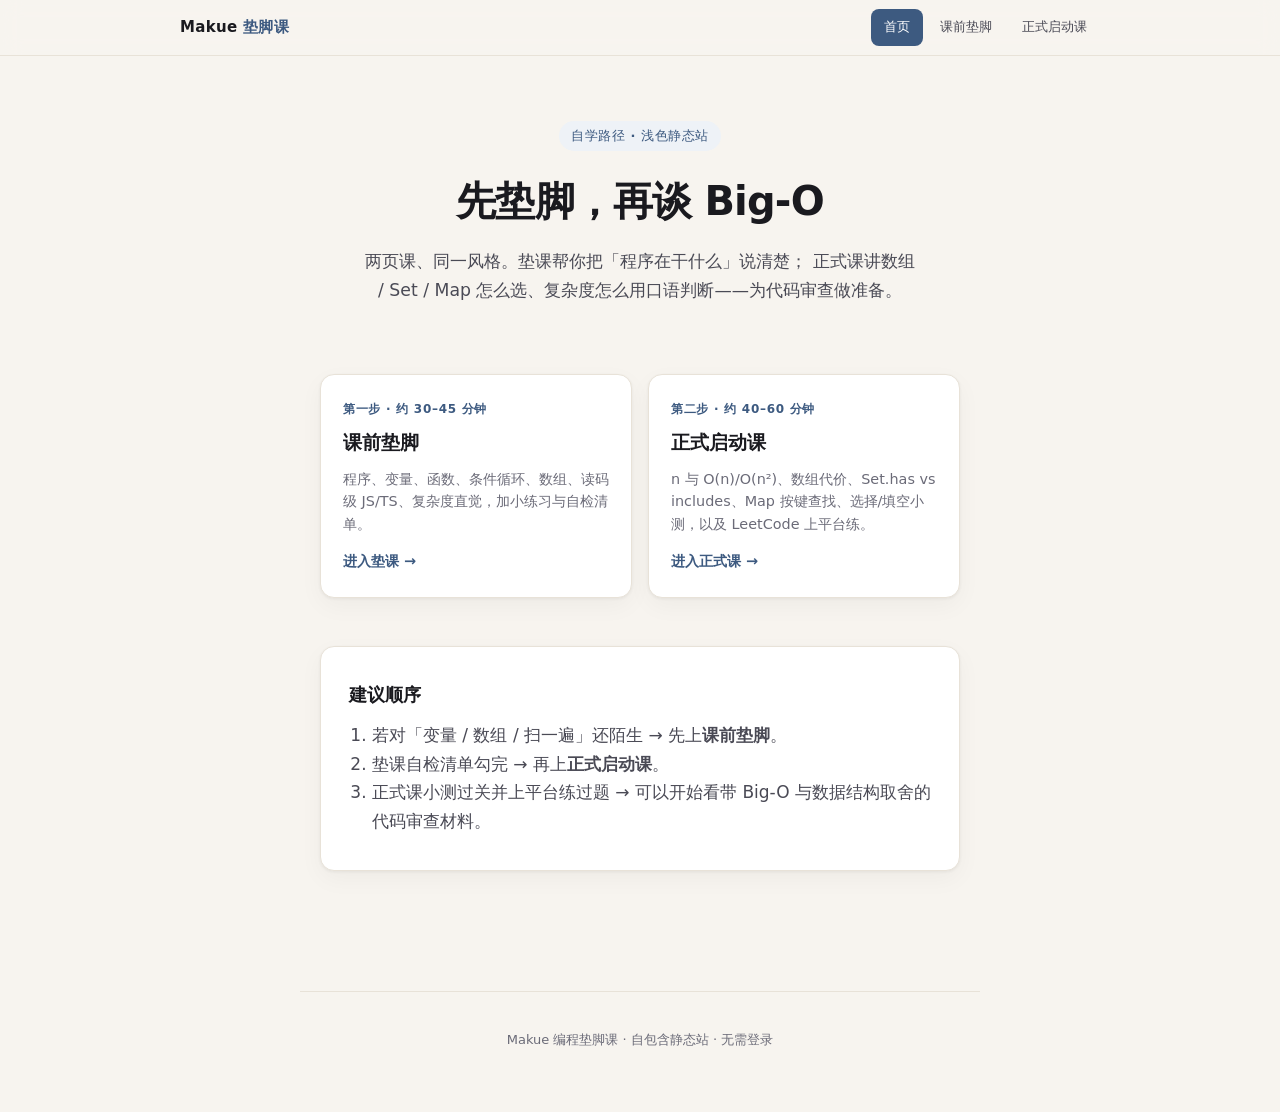
<file: index.html>
<!DOCTYPE html>
<html lang="zh-CN">
<head>
  <meta charset="UTF-8" />
  <meta name="viewport" content="width=device-width, initial-scale=1" />
  <title>Makue 编程垫脚课 · 首页</title>
  <meta name="description" content="课前垫脚 + 正式启动课：从零建立变量、数组、复杂度直觉，再到 Big-O 与 Set/Map 取舍。" />
  <link rel="stylesheet" href="styles.css" />
</head>
<body>
  <nav class="site-nav" aria-label="站点导航">
    <div class="nav-inner">
      <a class="nav-brand" href="index.html">Makue <span>垫脚课</span></a>
      <div class="nav-pages">
        <a href="index.html" class="current">首页</a>
        <a href="prep.html">课前垫脚</a>
        <a href="lesson.html">正式启动课</a>
      </div>
    </div>
  </nav>

  <main class="wrap">
    <header class="hub-hero">
      <div class="hero-badge">自学路径 · 浅色静态站</div>
      <h1>先垫脚，再谈 Big-O</h1>
      <p>
        两页课、同一风格。垫课帮你把「程序在干什么」说清楚；
        正式课讲数组 / Set / Map 怎么选、复杂度怎么用口语判断——为代码审查做准备。
      </p>
    </header>

    <div class="hub-cards">
      <a class="hub-card" href="prep.html">
        <div class="hub-card-tag">第一步 · 约 30–45 分钟</div>
        <h2>课前垫脚</h2>
        <p>程序、变量、函数、条件循环、数组、读码级 JS/TS、复杂度直觉，加小练习与自检清单。</p>
        <div class="hub-go">进入垫课 →</div>
      </a>
      <a class="hub-card" href="lesson.html">
        <div class="hub-card-tag">第二步 · 约 40–60 分钟</div>
        <h2>正式启动课</h2>
        <p>n 与 O(n)/O(n²)、数组代价、Set.has vs includes、Map 按键查找、选择/填空小测，以及 LeetCode 上平台练。</p>
        <div class="hub-go">进入正式课 →</div>
      </a>
    </div>

    <div class="card" style="margin-bottom:40px">
      <h2 style="margin:0 0 10px;font-size:1.15rem">建议顺序</h2>
      <ol style="margin:0;padding-left:1.35em;color:var(--ink-soft)">
        <li>若对「变量 / 数组 / 扫一遍」还陌生 → 先上<strong>课前垫脚</strong>。</li>
        <li>垫课自检清单勾完 → 再上<strong>正式启动课</strong>。</li>
        <li>正式课小测过关并上平台练过题 → 可以开始看带 Big-O 与数据结构取舍的代码审查材料。</li>
      </ol>
    </div>
  </main>

  <footer class="site-footer">
    <p>Makue 编程垫脚课 · 自包含静态站 · 无需登录</p>
  </footer>
</body>
</html>
</file>
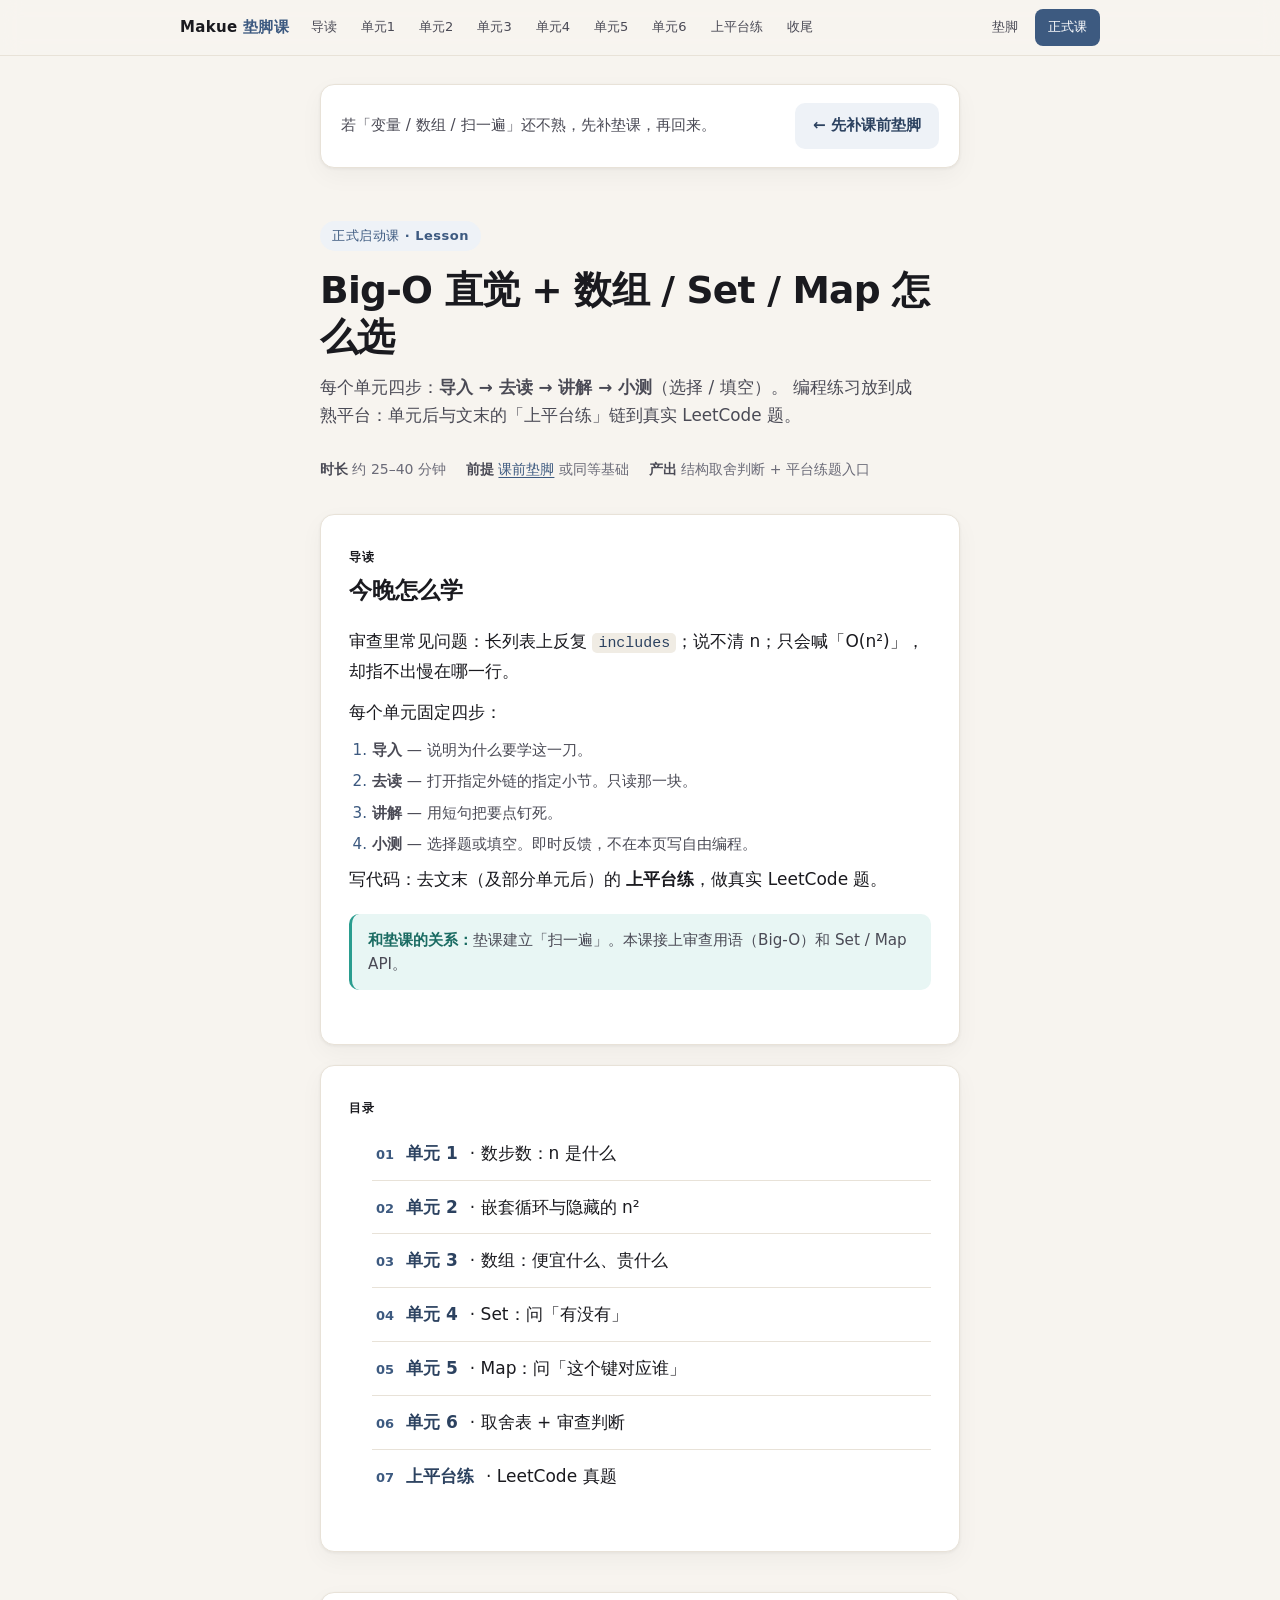
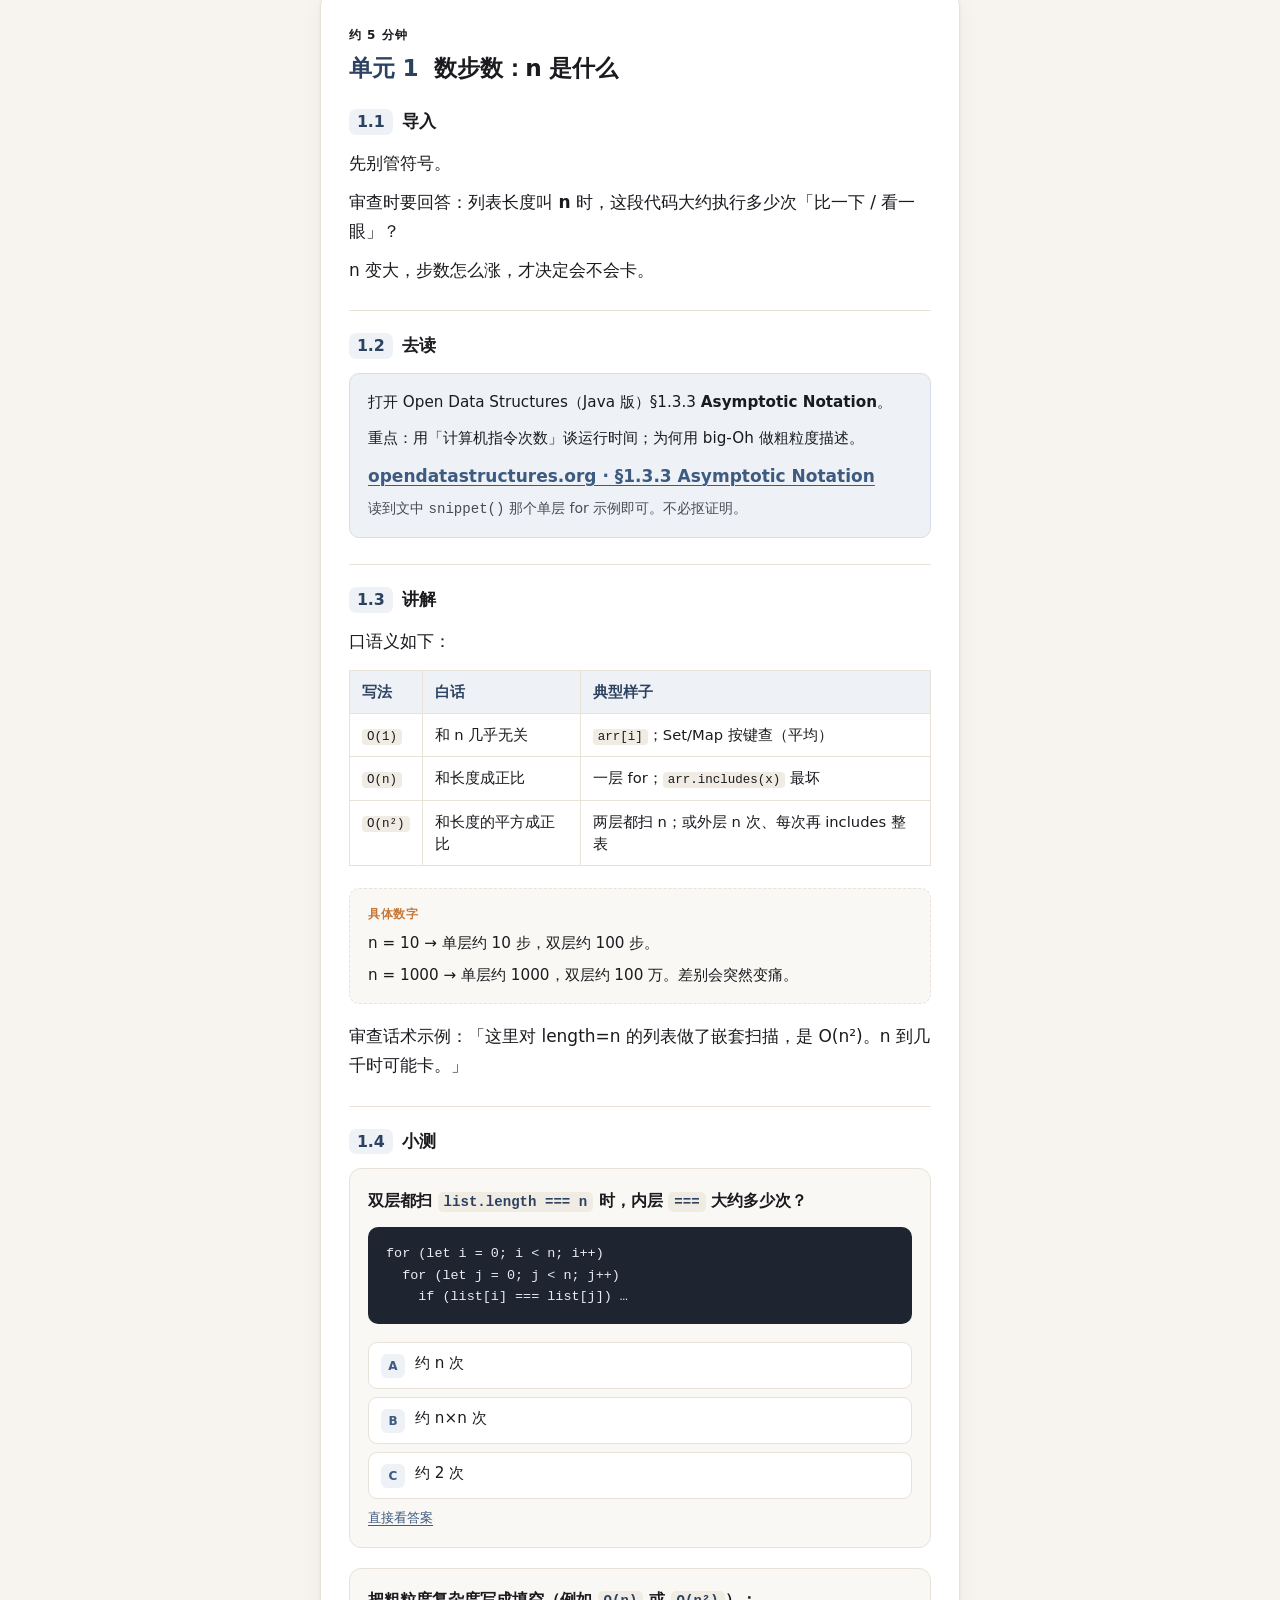
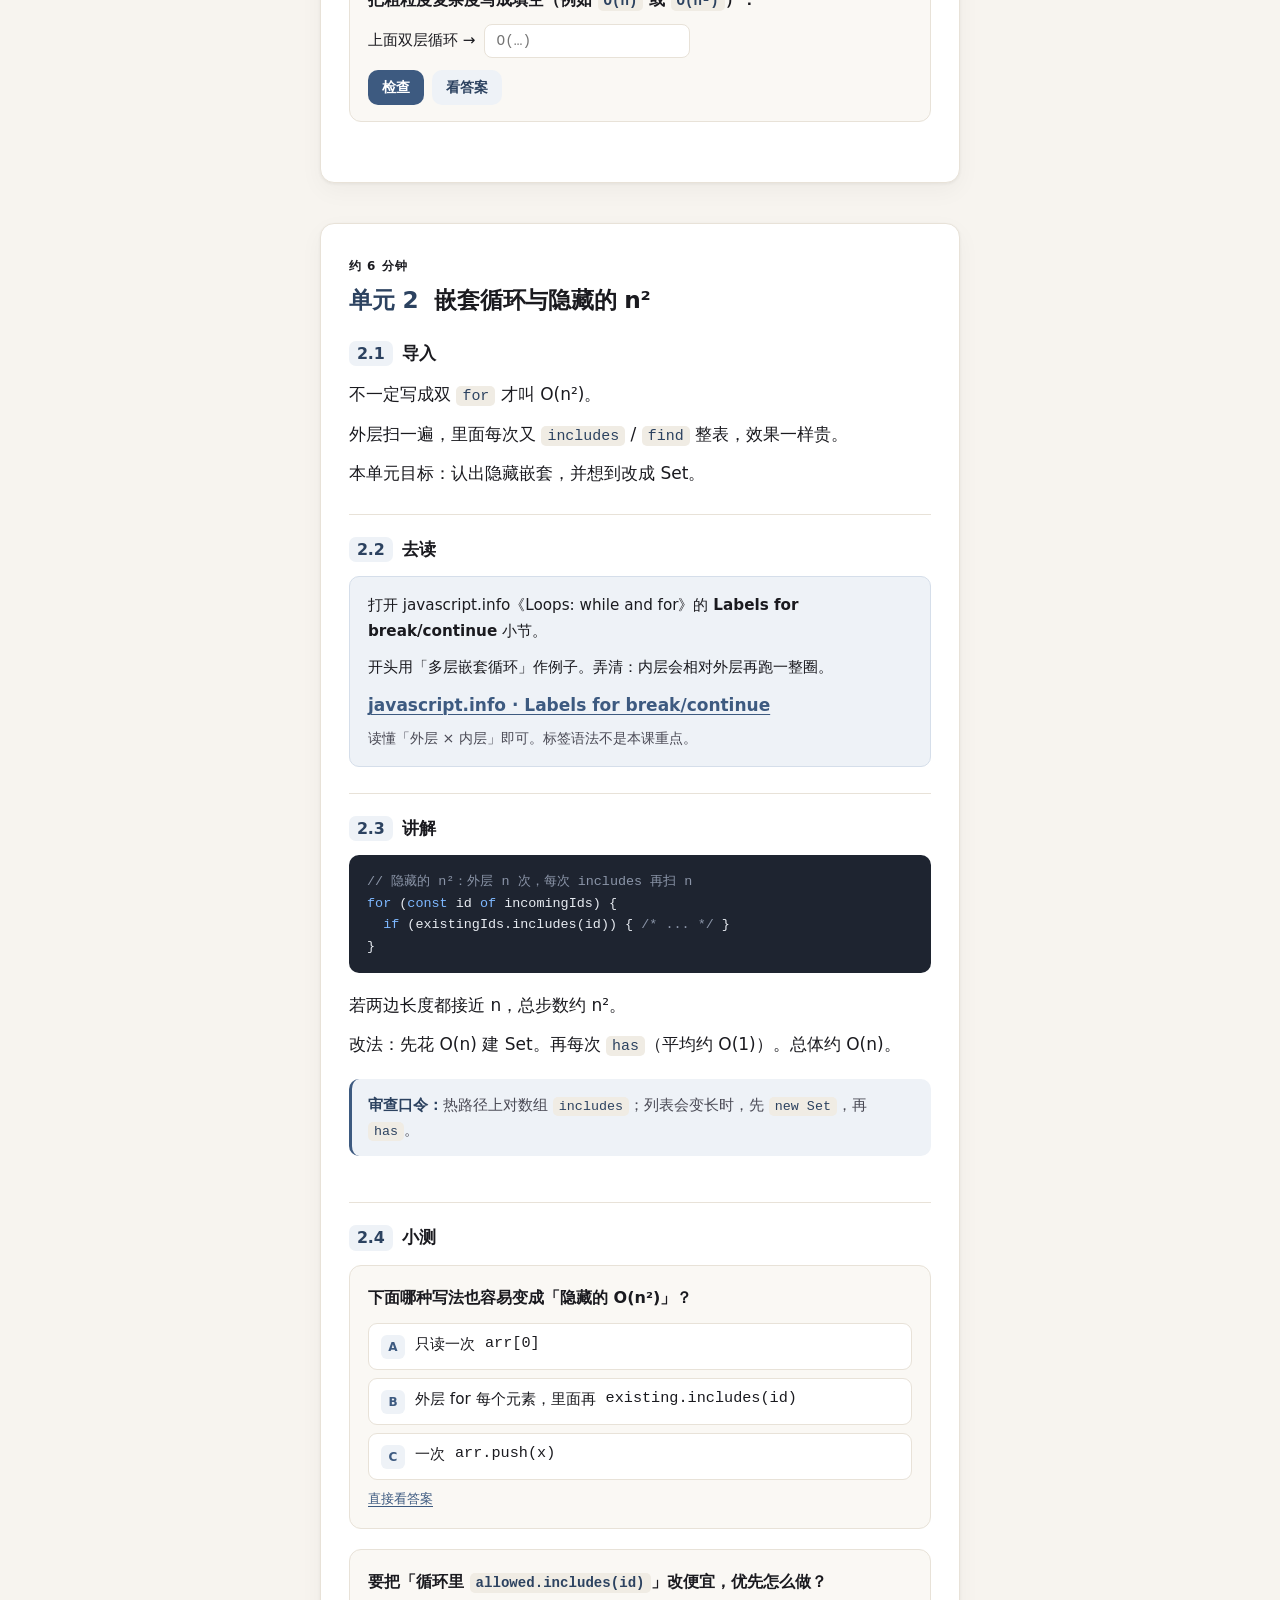
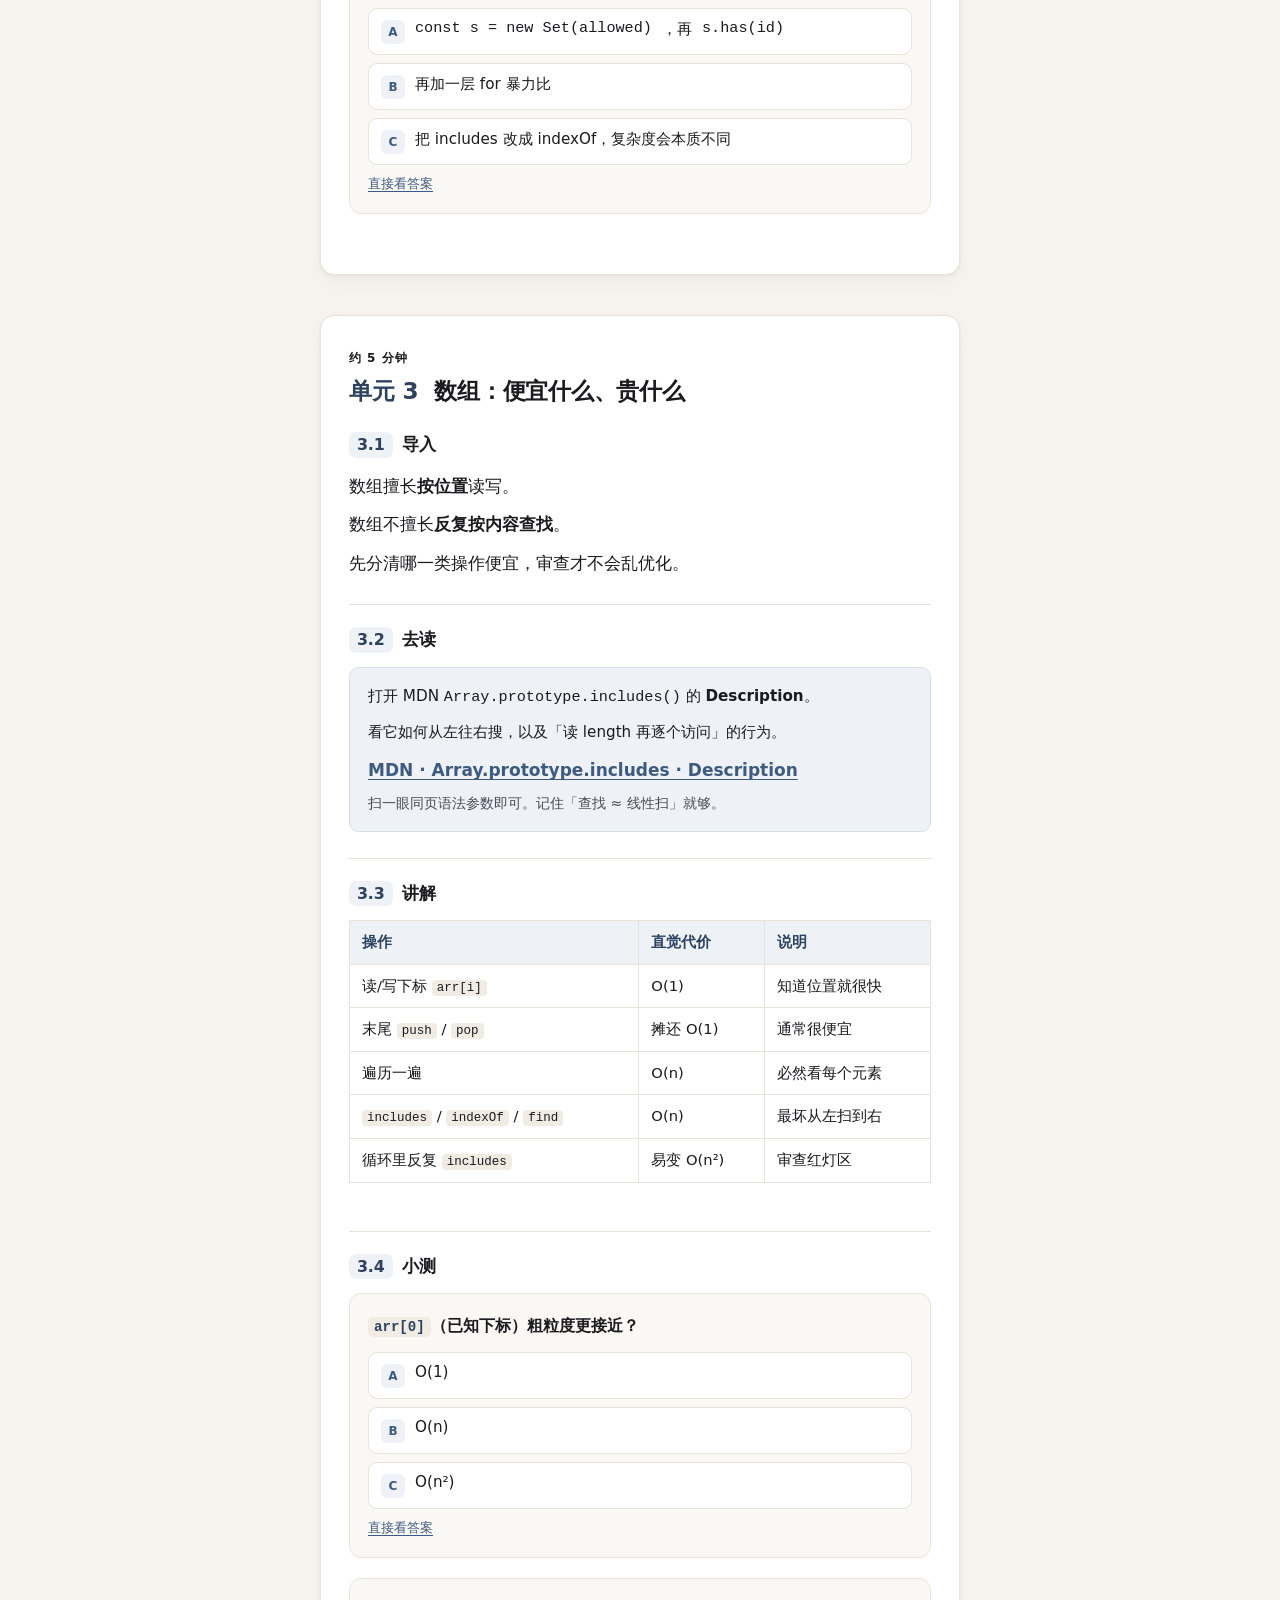
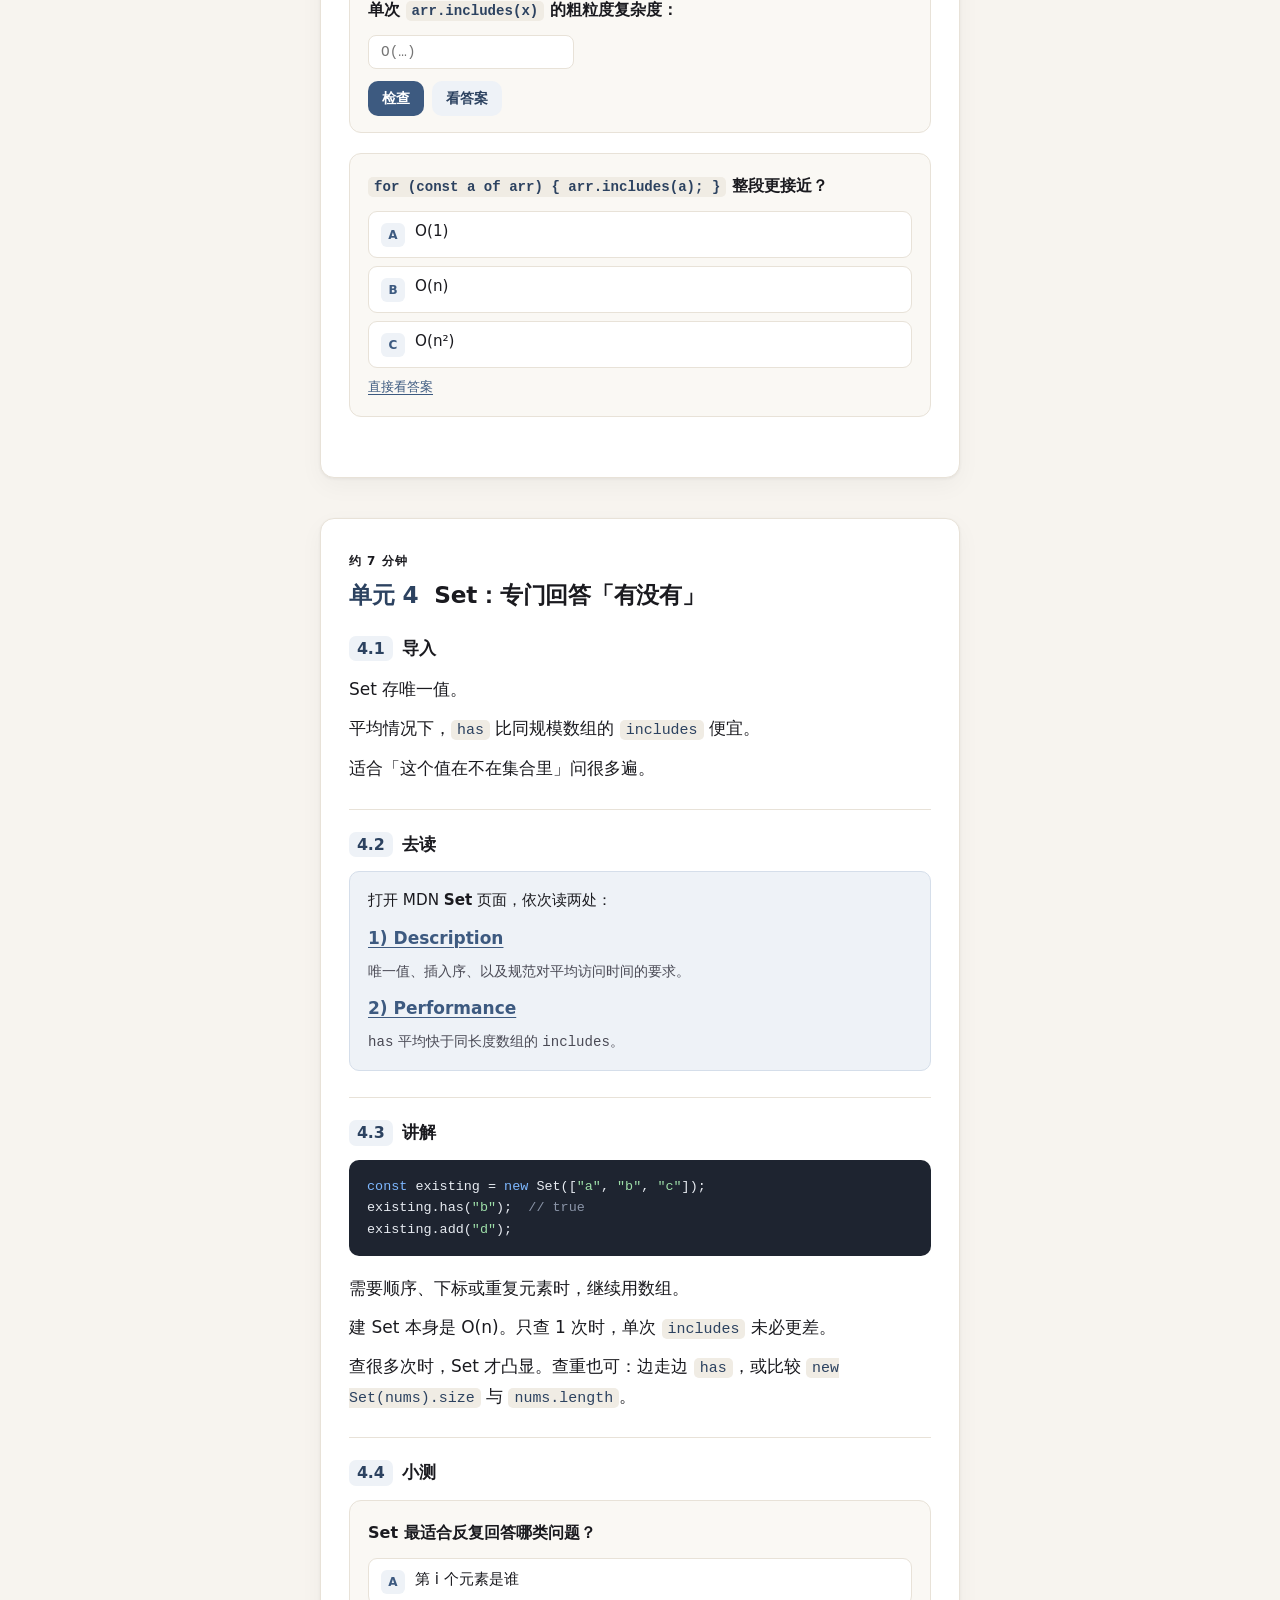
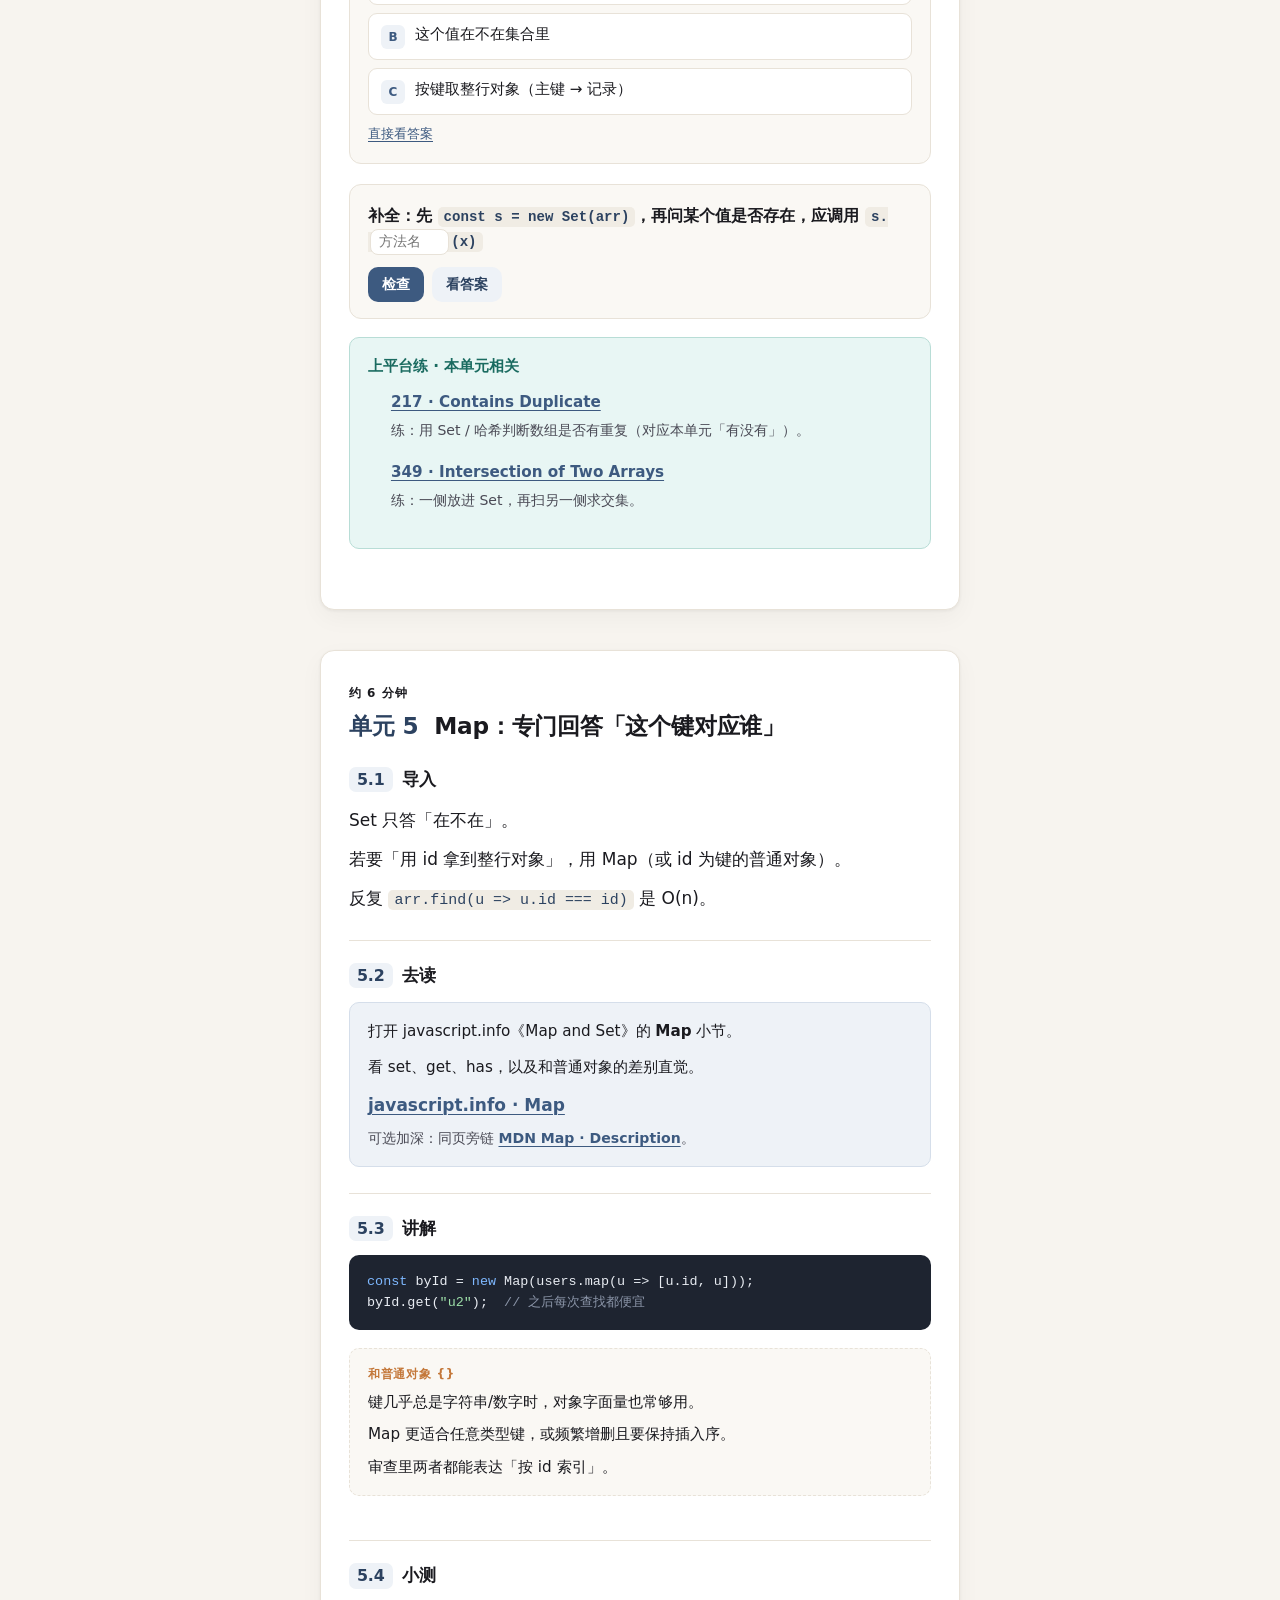
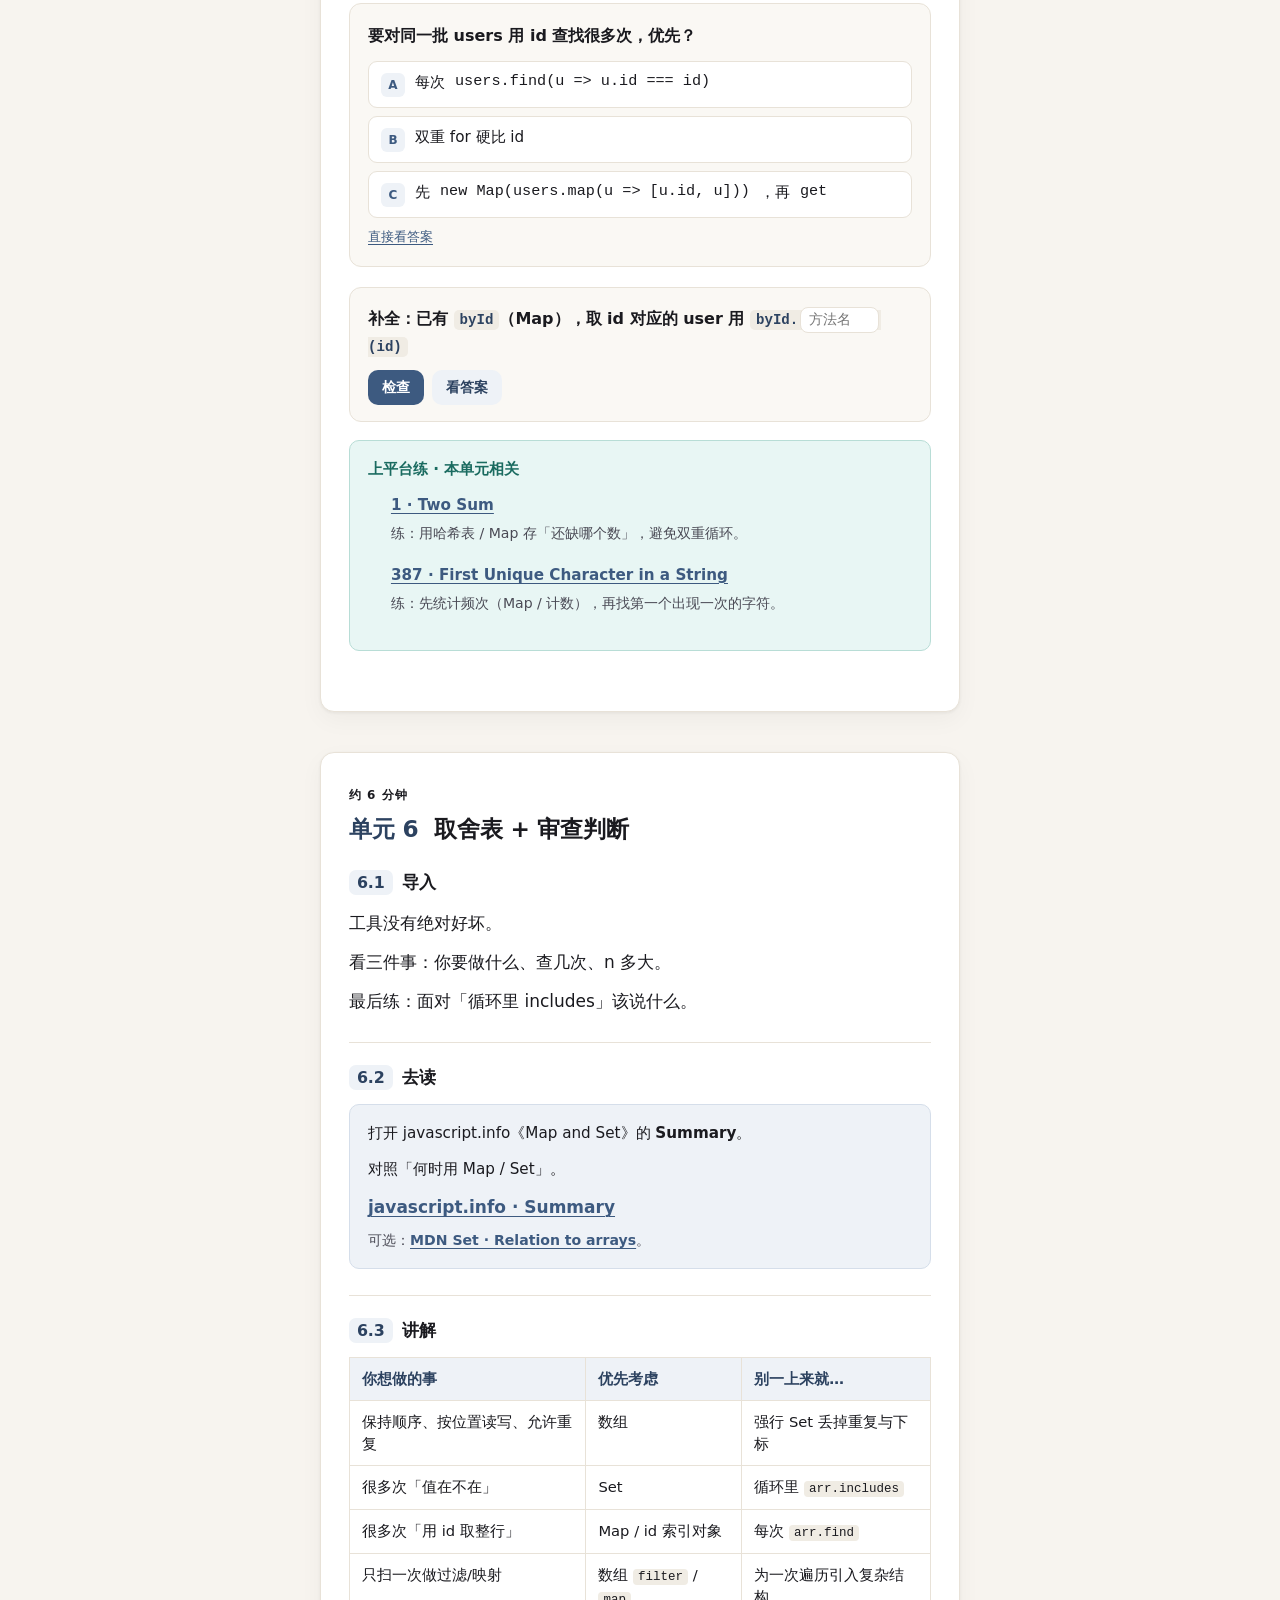
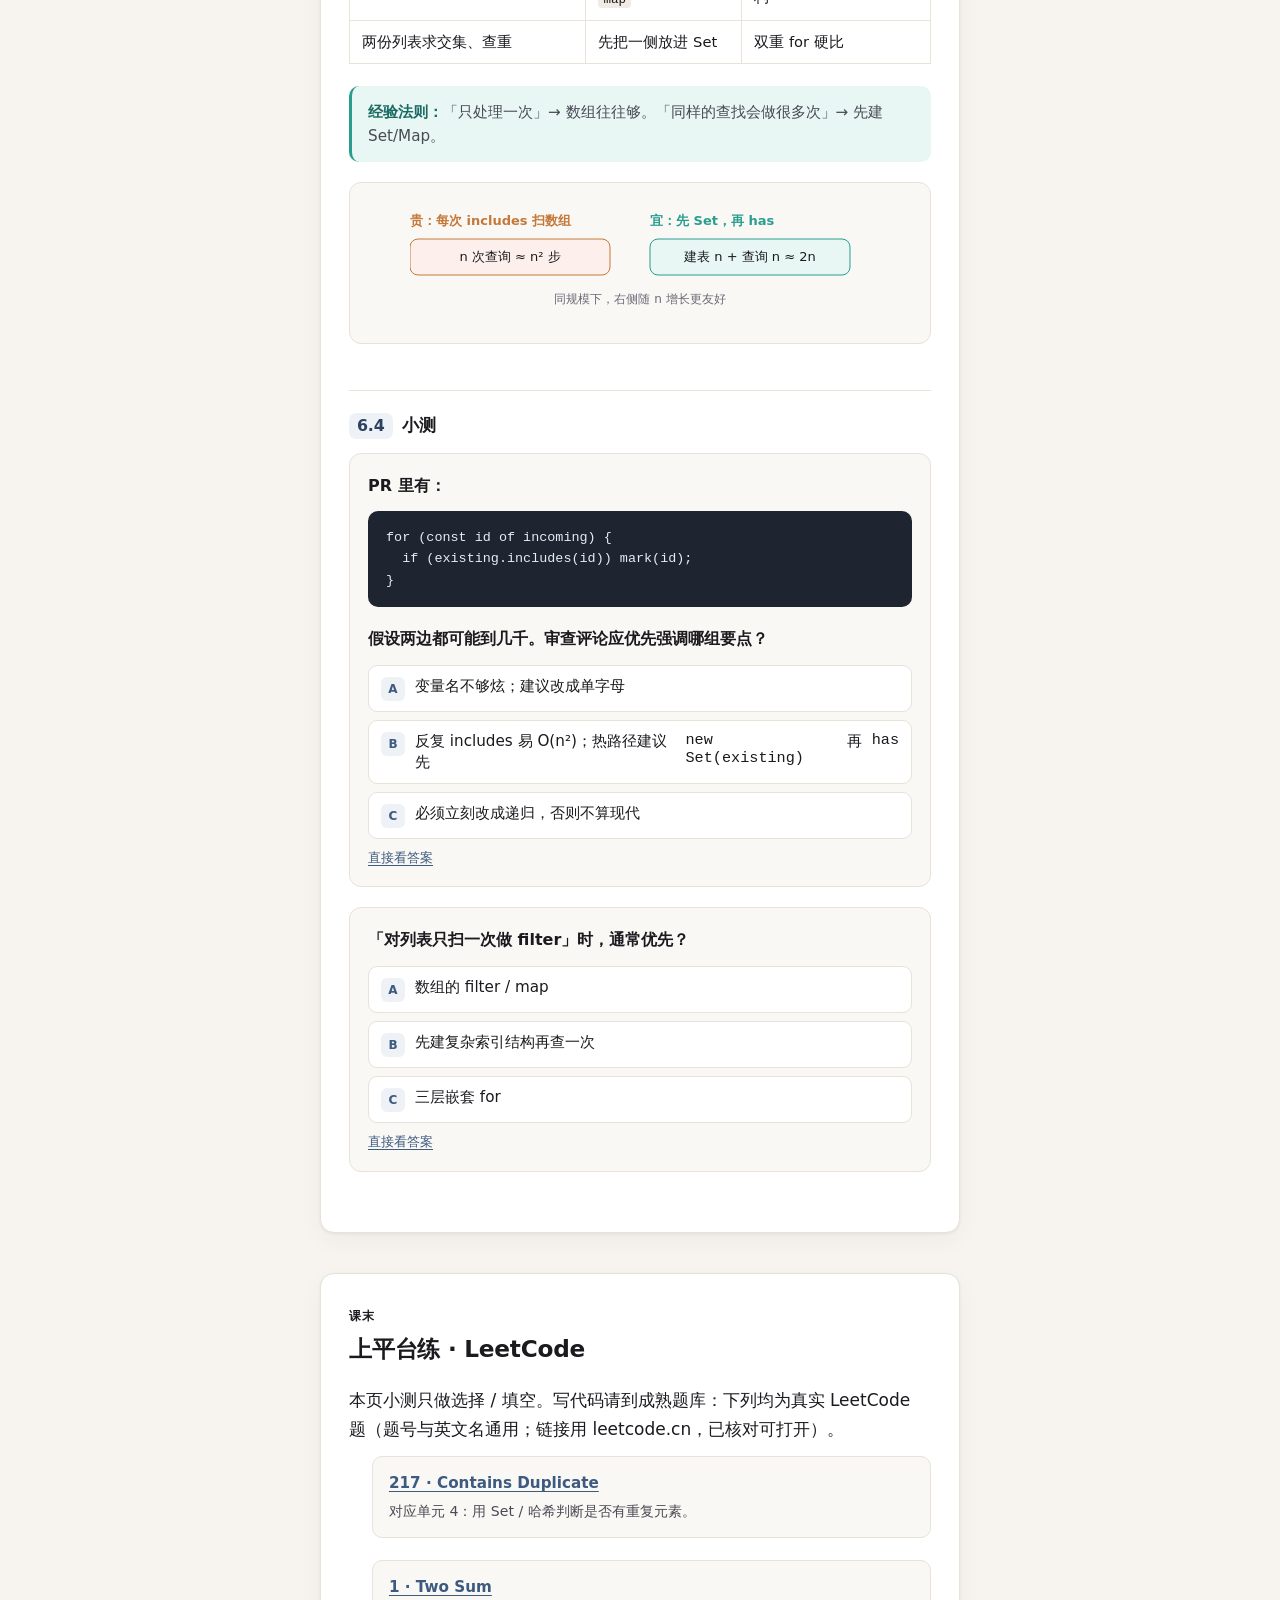
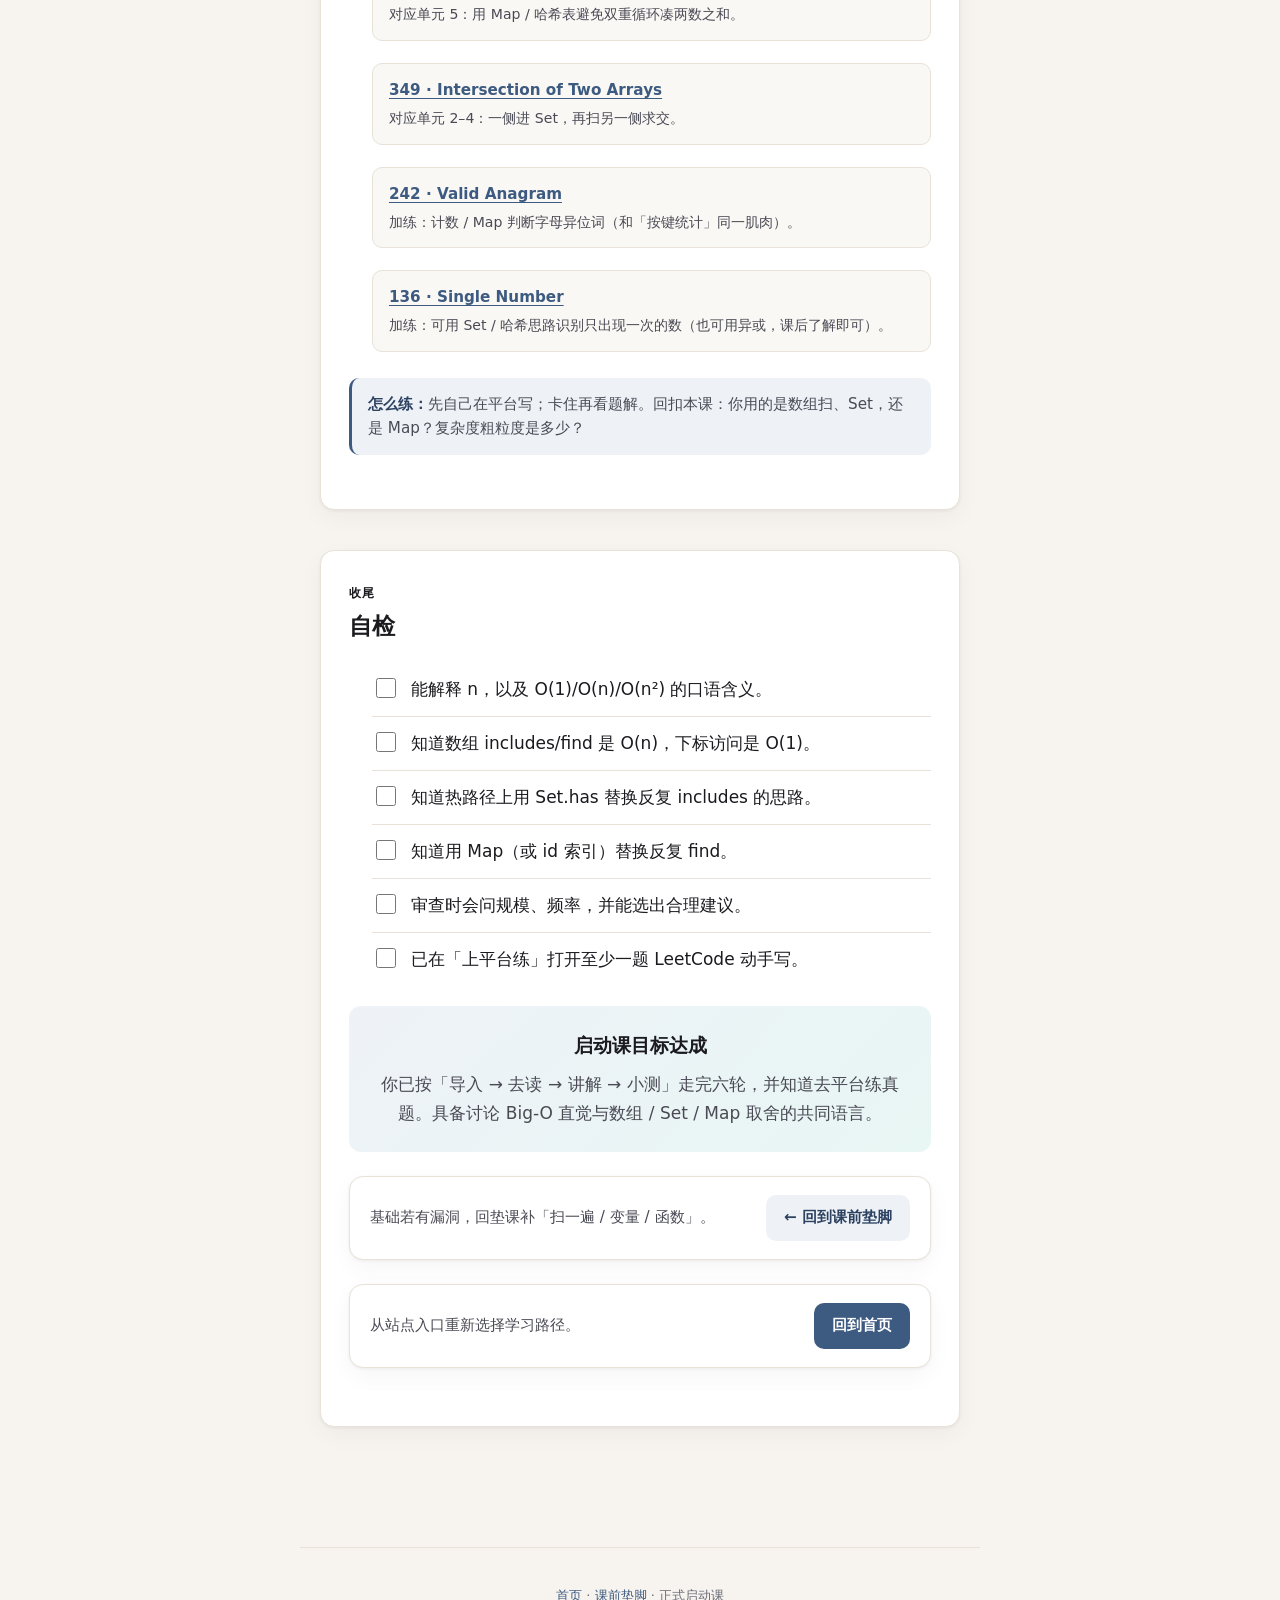
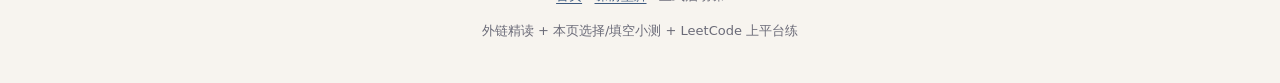
<file: lesson.html>
<!DOCTYPE html>
<html lang="zh-CN">
<head>
  <meta charset="UTF-8" />
  <meta name="viewport" content="width=device-width, initial-scale=1" />
  <title>正式启动课 · Big-O 与 Set/Map · Makue</title>
  <meta name="description" content="正式启动课：导入→外链精读→中文讲解→选择/填空小测；单元后上平台练 LeetCode。" />
  <link rel="stylesheet" href="styles.css" />
</head>
<body>
  <nav class="site-nav" aria-label="站点导航">
    <div class="nav-inner">
      <a class="nav-brand" href="index.html">Makue <span>垫脚课</span></a>
      <ul class="nav-links">
        <li><a href="#intro">导读</a></li>
        <li><a href="#c1">单元1</a></li>
        <li><a href="#c2">单元2</a></li>
        <li><a href="#c3">单元3</a></li>
        <li><a href="#c4">单元4</a></li>
        <li><a href="#c5">单元5</a></li>
        <li><a href="#c6">单元6</a></li>
        <li><a href="#practice">上平台练</a></li>
        <li><a href="#wrap">收尾</a></li>
      </ul>
      <div class="nav-pages">
        <a href="prep.html">垫脚</a>
        <a href="lesson.html" class="current">正式课</a>
      </div>
    </div>
  </nav>

  <main class="wrap lesson-page">
    <div class="cross-cta lesson-top-cta">
      <p>若「变量 / 数组 / 扫一遍」还不熟，先补垫课，再回来。</p>
      <a class="btn btn-ghost" href="prep.html">← 先补课前垫脚</a>
    </div>

    <header class="hero lesson-hero">
      <div class="hero-badge">正式启动课 · Lesson</div>
      <h1>Big-O 直觉 + 数组 / Set / Map 怎么选</h1>
      <p class="hero-lead">
        每个单元四步：<strong>导入 → 去读 → 讲解 → 小测</strong>（选择 / 填空）。
        编程练习放到成熟平台：单元后与文末的「上平台练」链到真实 LeetCode 题。
      </p>
      <div class="hero-meta">
        <span><strong>时长</strong> 约 25–40 分钟</span>
        <span><strong>前提</strong> <a href="prep.html">课前垫脚</a> 或同等基础</span>
        <span><strong>产出</strong> 结构取舍判断 + 平台练题入口</span>
      </div>
    </header>

    <!-- intro -->
    <section class="chapter" id="intro">
      <div class="card how-to-learn">
        <p class="unit-kicker">导读</p>
        <h2 class="unit-title">今晚怎么学</h2>
        <p>审查里常见问题：长列表上反复 <code class="inline">includes</code>；说不清 n；只会喊「O(n²)」，却指不出慢在哪一行。</p>
        <p>每个单元固定四步：</p>
        <ol class="step-overview">
          <li><strong>导入</strong> — 说明为什么要学这一刀。</li>
          <li><strong>去读</strong> — 打开指定外链的指定小节。只读那一块。</li>
          <li><strong>讲解</strong> — 用短句把要点钉死。</li>
          <li><strong>小测</strong> — 选择题或填空。即时反馈，不在本页写自由编程。</li>
        </ol>
        <p>写代码：去文末（及部分单元后）的 <strong>上平台练</strong>，做真实 LeetCode 题。</p>
        <div class="callout teal">
          <strong>和垫课的关系：</strong>垫课建立「扫一遍」。本课接上审查用语（Big-O）和 Set / Map API。
        </div>
      </div>

      <nav class="card toc" aria-label="单元目录">
        <p class="unit-kicker">目录</p>
        <ol class="toc-list">
          <li><a href="#c1"><strong>单元 1</strong> · 数步数：n 是什么</a></li>
          <li><a href="#c2"><strong>单元 2</strong> · 嵌套循环与隐藏的 n²</a></li>
          <li><a href="#c3"><strong>单元 3</strong> · 数组：便宜什么、贵什么</a></li>
          <li><a href="#c4"><strong>单元 4</strong> · Set：问「有没有」</a></li>
          <li><a href="#c5"><strong>单元 5</strong> · Map：问「这个键对应谁」</a></li>
          <li><a href="#c6"><strong>单元 6</strong> · 取舍表 + 审查判断</a></li>
          <li><a href="#practice"><strong>上平台练</strong> · LeetCode 真题</a></li>
        </ol>
      </nav>
    </section>

    <!-- ========== UNIT 1 ========== -->
    <section class="chapter unit" id="c1">
      <div class="card">
        <p class="unit-kicker">约 5 分钟</p>
        <h2 class="unit-title"><span class="unit-num">单元 1</span> 数步数：n 是什么</h2>

        <div class="cycle-flow">
          <div class="cycle-step">
            <h3 class="step-title"><span class="step-num">1.1</span> 导入</h3>
            <p>先别管符号。</p>
            <p>审查时要回答：列表长度叫 <strong>n</strong> 时，这段代码大约执行多少次「比一下 / 看一眼」？</p>
            <p>n 变大，步数怎么涨，才决定会不会卡。</p>
          </div>

          <div class="cycle-step">
            <h3 class="step-title"><span class="step-num">1.2</span> 去读</h3>
            <div class="read-box">
              <p>打开 Open Data Structures（Java 版）§1.3.3 <strong>Asymptotic Notation</strong>。</p>
              <p>重点：用「计算机指令次数」谈运行时间；为何用 big-Oh 做粗粒度描述。</p>
              <a href="https://opendatastructures.org/ods-java/1_3_Mathematical_Background.html#SECTION00433000000000000000" target="_blank" rel="noopener">opendatastructures.org · §1.3.3 Asymptotic Notation</a>
              <span class="read-target">读到文中 <code>snippet()</code> 那个单层 for 示例即可。不必抠证明。</span>
            </div>
          </div>

          <div class="cycle-step">
            <h3 class="step-title"><span class="step-num">1.3</span> 讲解</h3>
            <p>口语义如下：</p>
            <table class="compare-table">
              <thead>
                <tr><th>写法</th><th>白话</th><th>典型样子</th></tr>
              </thead>
              <tbody>
                <tr>
                  <td><code>O(1)</code></td>
                  <td>和 n 几乎无关</td>
                  <td><code>arr[i]</code>；Set/Map 按键查（平均）</td>
                </tr>
                <tr>
                  <td><code>O(n)</code></td>
                  <td>和长度成正比</td>
                  <td>一层 for；<code>arr.includes(x)</code> 最坏</td>
                </tr>
                <tr>
                  <td><code>O(n²)</code></td>
                  <td>和长度的平方成正比</td>
                  <td>两层都扫 n；或外层 n 次、每次再 includes 整表</td>
                </tr>
              </tbody>
            </table>
            <div class="analogy">
              <div class="analogy-label">具体数字</div>
              <p>n = 10 → 单层约 10 步，双层约 100 步。</p>
              <p>n = 1000 → 单层约 1000，双层约 100 万。差别会突然变痛。</p>
            </div>
            <p>审查话术示例：「这里对 length=n 的列表做了嵌套扫描，是 O(n²)。n 到几千时可能卡。」</p>
          </div>

          <div class="cycle-step">
            <h3 class="step-title"><span class="step-num">1.4</span> 小测</h3>
            <div class="quiz-list">
              <div class="quiz-item" data-answer="b" data-explain="外层 n、内层 n，比较约 n×n 次，粗粒度记 O(n²)。">
                <p class="quiz-q">双层都扫 <code class="inline">list.length === n</code> 时，内层 <code class="inline">===</code> 大约多少次？</p>
                <pre class="code code-tight">for (let i = 0; i &lt; n; i++)
  for (let j = 0; j &lt; n; j++)
    if (list[i] === list[j]) …</pre>
                <div class="quiz-opts">
                  <button type="button" class="quiz-opt" data-opt="a"><span class="opt-letter">A</span> 约 n 次</button>
                  <button type="button" class="quiz-opt" data-opt="b"><span class="opt-letter">B</span> 约 n×n 次</button>
                  <button type="button" class="quiz-opt" data-opt="c"><span class="opt-letter">C</span> 约 2 次</button>
                </div>
                <div class="quiz-feedback" role="status"></div>
                <button type="button" class="quiz-reveal">直接看答案</button>
              </div>

              <div class="fill-item" data-answers="O(n^2)|O(n²)|O(n*n)|O(n x n)" data-explain="双层都扫 n → 粗粒度 O(n²)。也可写 O(n*n)。">
                <p class="fill-q">把粗粒度复杂度写成填空（例如 <code class="inline">O(n)</code> 或 <code class="inline">O(n²)</code>）：</p>
                <p class="fill-line">上面双层循环 → <input type="text" class="fill-input" spellcheck="false" aria-label="复杂度填空" placeholder="O(…)" autocomplete="off" /></p>
                <div class="fill-actions">
                  <button type="button" class="btn btn-primary fill-check">检查</button>
                  <button type="button" class="btn btn-ghost fill-reveal">看答案</button>
                </div>
                <div class="fill-feedback" role="status"></div>
              </div>
            </div>
          </div>
        </div>
      </div>
    </section>

    <!-- ========== UNIT 2 ========== -->
    <section class="chapter unit" id="c2">
      <div class="card">
        <p class="unit-kicker">约 6 分钟</p>
        <h2 class="unit-title"><span class="unit-num">单元 2</span> 嵌套循环与隐藏的 n²</h2>

        <div class="cycle-flow">
          <div class="cycle-step">
            <h3 class="step-title"><span class="step-num">2.1</span> 导入</h3>
            <p>不一定写成双 <code class="inline">for</code> 才叫 O(n²)。</p>
            <p>外层扫一遍，里面每次又 <code class="inline">includes</code> / <code class="inline">find</code> 整表，效果一样贵。</p>
            <p>本单元目标：认出隐藏嵌套，并想到改成 Set。</p>
          </div>

          <div class="cycle-step">
            <h3 class="step-title"><span class="step-num">2.2</span> 去读</h3>
            <div class="read-box">
              <p>打开 javascript.info《Loops: while and for》的 <strong>Labels for break/continue</strong> 小节。</p>
              <p>开头用「多层嵌套循环」作例子。弄清：内层会相对外层再跑一整圈。</p>
              <a href="https://javascript.info/while-for#labels-for-break-continue" target="_blank" rel="noopener">javascript.info · Labels for break/continue</a>
              <span class="read-target">读懂「外层 × 内层」即可。标签语法不是本课重点。</span>
            </div>
          </div>

          <div class="cycle-step">
            <h3 class="step-title"><span class="step-num">2.3</span> 讲解</h3>
            <pre class="code"><span class="cmt">// 隐藏的 n²：外层 n 次，每次 includes 再扫 n</span>
<span class="kw">for</span> (<span class="kw">const</span> id <span class="kw">of</span> incomingIds) {
  <span class="kw">if</span> (existingIds.includes(id)) { <span class="cmt">/* ... */</span> }
}</pre>
            <p>若两边长度都接近 n，总步数约 n²。</p>
            <p>改法：先花 O(n) 建 Set。再每次 <code class="inline">has</code>（平均约 O(1)）。总体约 O(n)。</p>
            <div class="callout">
              <strong>审查口令：</strong>热路径上对数组 <code class="inline">includes</code>；列表会变长时，先 <code class="inline">new Set</code>，再 <code class="inline">has</code>。
            </div>
          </div>

          <div class="cycle-step">
            <h3 class="step-title"><span class="step-num">2.4</span> 小测</h3>
            <div class="quiz-list">
              <div class="quiz-item" data-answer="b" data-explain="外层扫一遍 × 每次 includes 再扫一遍 ≈ 隐藏的 n²。">
                <p class="quiz-q">下面哪种写法也容易变成「隐藏的 O(n²)」？</p>
                <div class="quiz-opts">
                  <button type="button" class="quiz-opt" data-opt="a"><span class="opt-letter">A</span> 只读一次 <code>arr[0]</code></button>
                  <button type="button" class="quiz-opt" data-opt="b"><span class="opt-letter">B</span> 外层 for 每个元素，里面再 <code>existing.includes(id)</code></button>
                  <button type="button" class="quiz-opt" data-opt="c"><span class="opt-letter">C</span> 一次 <code>arr.push(x)</code></button>
                </div>
                <div class="quiz-feedback" role="status"></div>
                <button type="button" class="quiz-reveal">直接看答案</button>
              </div>

              <div class="quiz-item" data-answer="a" data-explain="先 new Set(allowed)，循环里用 .has，避免对数组反复 includes。">
                <p class="quiz-q">要把「循环里 <code class="inline">allowed.includes(id)</code>」改便宜，优先怎么做？</p>
                <div class="quiz-opts">
                  <button type="button" class="quiz-opt" data-opt="a"><span class="opt-letter">A</span> <code>const s = new Set(allowed)</code>，再 <code>s.has(id)</code></button>
                  <button type="button" class="quiz-opt" data-opt="b"><span class="opt-letter">B</span> 再加一层 for 暴力比</button>
                  <button type="button" class="quiz-opt" data-opt="c"><span class="opt-letter">C</span> 把 includes 改成 indexOf，复杂度会本质不同</button>
                </div>
                <div class="quiz-feedback" role="status"></div>
                <button type="button" class="quiz-reveal">直接看答案</button>
              </div>
            </div>
          </div>
        </div>
      </div>
    </section>

    <!-- ========== UNIT 3 ========== -->
    <section class="chapter unit" id="c3">
      <div class="card">
        <p class="unit-kicker">约 5 分钟</p>
        <h2 class="unit-title"><span class="unit-num">单元 3</span> 数组：便宜什么、贵什么</h2>

        <div class="cycle-flow">
          <div class="cycle-step">
            <h3 class="step-title"><span class="step-num">3.1</span> 导入</h3>
            <p>数组擅长<strong>按位置</strong>读写。</p>
            <p>数组不擅长<strong>反复按内容查找</strong>。</p>
            <p>先分清哪一类操作便宜，审查才不会乱优化。</p>
          </div>

          <div class="cycle-step">
            <h3 class="step-title"><span class="step-num">3.2</span> 去读</h3>
            <div class="read-box">
              <p>打开 MDN <code>Array.prototype.includes()</code> 的 <strong>Description</strong>。</p>
              <p>看它如何从左往右搜，以及「读 length 再逐个访问」的行为。</p>
              <a href="https://developer.mozilla.org/en-US/docs/Web/JavaScript/Reference/Global_Objects/Array/includes#description" target="_blank" rel="noopener">MDN · Array.prototype.includes · Description</a>
              <span class="read-target">扫一眼同页语法参数即可。记住「查找 ≈ 线性扫」就够。</span>
            </div>
          </div>

          <div class="cycle-step">
            <h3 class="step-title"><span class="step-num">3.3</span> 讲解</h3>
            <table class="compare-table">
              <thead>
                <tr><th>操作</th><th>直觉代价</th><th>说明</th></tr>
              </thead>
              <tbody>
                <tr>
                  <td>读/写下标 <code>arr[i]</code></td>
                  <td>O(1)</td>
                  <td>知道位置就很快</td>
                </tr>
                <tr>
                  <td>末尾 <code>push</code> / <code>pop</code></td>
                  <td>摊还 O(1)</td>
                  <td>通常很便宜</td>
                </tr>
                <tr>
                  <td>遍历一遍</td>
                  <td>O(n)</td>
                  <td>必然看每个元素</td>
                </tr>
                <tr>
                  <td><code>includes</code> / <code>indexOf</code> / <code>find</code></td>
                  <td>O(n)</td>
                  <td>最坏从左扫到右</td>
                </tr>
                <tr>
                  <td>循环里反复 <code>includes</code></td>
                  <td>易变 O(n²)</td>
                  <td>审查红灯区</td>
                </tr>
              </tbody>
            </table>
          </div>

          <div class="cycle-step">
            <h3 class="step-title"><span class="step-num">3.4</span> 小测</h3>
            <div class="quiz-list">
              <div class="quiz-item" data-answer="a" data-explain="知道下标时，按下标读写与 n 几乎无关。">
                <p class="quiz-q"><code class="inline">arr[0]</code>（已知下标）粗粒度更接近？</p>
                <div class="quiz-opts">
                  <button type="button" class="quiz-opt" data-opt="a"><span class="opt-letter">A</span> O(1)</button>
                  <button type="button" class="quiz-opt" data-opt="b"><span class="opt-letter">B</span> O(n)</button>
                  <button type="button" class="quiz-opt" data-opt="c"><span class="opt-letter">C</span> O(n²)</button>
                </div>
                <div class="quiz-feedback" role="status"></div>
                <button type="button" class="quiz-reveal">直接看答案</button>
              </div>

              <div class="fill-item" data-answers="O(n)|O(N)" data-explain="单次 includes / indexOf / find 最坏线性扫，记 O(n)。">
                <p class="fill-q">单次 <code class="inline">arr.includes(x)</code> 的粗粒度复杂度：</p>
                <p class="fill-line"><input type="text" class="fill-input" spellcheck="false" aria-label="includes 复杂度" placeholder="O(…)" autocomplete="off" /></p>
                <div class="fill-actions">
                  <button type="button" class="btn btn-primary fill-check">检查</button>
                  <button type="button" class="btn btn-ghost fill-reveal">看答案</button>
                </div>
                <div class="fill-feedback" role="status"></div>
              </div>

              <div class="quiz-item" data-answer="c" data-explain="外层 n 次，每次 includes 再 O(n)，整体易变 O(n²)。">
                <p class="quiz-q"><code class="inline">for (const a of arr) { arr.includes(a); }</code> 整段更接近？</p>
                <div class="quiz-opts">
                  <button type="button" class="quiz-opt" data-opt="a"><span class="opt-letter">A</span> O(1)</button>
                  <button type="button" class="quiz-opt" data-opt="b"><span class="opt-letter">B</span> O(n)</button>
                  <button type="button" class="quiz-opt" data-opt="c"><span class="opt-letter">C</span> O(n²)</button>
                </div>
                <div class="quiz-feedback" role="status"></div>
                <button type="button" class="quiz-reveal">直接看答案</button>
              </div>
            </div>
          </div>
        </div>
      </div>
    </section>

    <!-- ========== UNIT 4 ========== -->
    <section class="chapter unit" id="c4">
      <div class="card">
        <p class="unit-kicker">约 7 分钟</p>
        <h2 class="unit-title"><span class="unit-num">单元 4</span> Set：专门回答「有没有」</h2>

        <div class="cycle-flow">
          <div class="cycle-step">
            <h3 class="step-title"><span class="step-num">4.1</span> 导入</h3>
            <p>Set 存唯一值。</p>
            <p>平均情况下，<code class="inline">has</code> 比同规模数组的 <code class="inline">includes</code> 便宜。</p>
            <p>适合「这个值在不在集合里」问很多遍。</p>
          </div>

          <div class="cycle-step">
            <h3 class="step-title"><span class="step-num">4.2</span> 去读</h3>
            <div class="read-box">
              <p>打开 MDN <strong>Set</strong> 页面，依次读两处：</p>
              <a href="https://developer.mozilla.org/en-US/docs/Web/JavaScript/Reference/Global_Objects/Set#description" target="_blank" rel="noopener">1) Description</a>
              <span class="read-target">唯一值、插入序、以及规范对平均访问时间的要求。</span>
              <a href="https://developer.mozilla.org/en-US/docs/Web/JavaScript/Reference/Global_Objects/Set#performance" target="_blank" rel="noopener" class="read-link-gap">2) Performance</a>
              <span class="read-target"><code>has</code> 平均快于同长度数组的 <code>includes</code>。</span>
            </div>
          </div>

          <div class="cycle-step">
            <h3 class="step-title"><span class="step-num">4.3</span> 讲解</h3>
            <pre class="code"><span class="kw">const</span> existing = <span class="kw">new</span> Set([<span class="str">"a"</span>, <span class="str">"b"</span>, <span class="str">"c"</span>]);
existing.has(<span class="str">"b"</span>);  <span class="cmt">// true</span>
existing.add(<span class="str">"d"</span>);</pre>
            <p>需要顺序、下标或重复元素时，继续用数组。</p>
            <p>建 Set 本身是 O(n)。只查 1 次时，单次 <code class="inline">includes</code> 未必更差。</p>
            <p>查很多次时，Set 才凸显。查重也可：边走边 <code class="inline">has</code>，或比较 <code class="inline">new Set(nums).size</code> 与 <code class="inline">nums.length</code>。</p>
          </div>

          <div class="cycle-step">
            <h3 class="step-title"><span class="step-num">4.4</span> 小测</h3>
            <div class="quiz-list">
              <div class="quiz-item" data-answer="b" data-explain="Set 适合「值在不在」；要下标/顺序/允许重复仍用数组。">
                <p class="quiz-q">Set 最适合反复回答哪类问题？</p>
                <div class="quiz-opts">
                  <button type="button" class="quiz-opt" data-opt="a"><span class="opt-letter">A</span> 第 i 个元素是谁</button>
                  <button type="button" class="quiz-opt" data-opt="b"><span class="opt-letter">B</span> 这个值在不在集合里</button>
                  <button type="button" class="quiz-opt" data-opt="c"><span class="opt-letter">C</span> 按键取整行对象（主键 → 记录）</button>
                </div>
                <div class="quiz-feedback" role="status"></div>
                <button type="button" class="quiz-reveal">直接看答案</button>
              </div>

              <div class="fill-item" data-answers="has|set.has|.has" data-explain="查「在不在」用 set.has(x)，不要在热路径对数组 includes。">
                <p class="fill-q">补全：先 <code class="inline">const s = new Set(arr)</code>，再问某个值是否存在，应调用 <code class="inline">s.<input type="text" class="fill-input fill-input-inline" spellcheck="false" aria-label="方法名" placeholder="方法名" autocomplete="off" />(x)</code></p>
                <div class="fill-actions">
                  <button type="button" class="btn btn-primary fill-check">检查</button>
                  <button type="button" class="btn btn-ghost fill-reveal">看答案</button>
                </div>
                <div class="fill-feedback" role="status"></div>
              </div>
            </div>

            <div class="platform-box">
              <h4 class="platform-title">上平台练 · 本单元相关</h4>
              <ul class="platform-list">
                <li>
                  <a href="https://leetcode.cn/problems/contains-duplicate/" target="_blank" rel="noopener">217 · Contains Duplicate</a>
                  <span class="platform-hint">练：用 Set / 哈希判断数组是否有重复（对应本单元「有没有」）。</span>
                </li>
                <li>
                  <a href="https://leetcode.cn/problems/intersection-of-two-arrays/" target="_blank" rel="noopener">349 · Intersection of Two Arrays</a>
                  <span class="platform-hint">练：一侧放进 Set，再扫另一侧求交集。</span>
                </li>
              </ul>
            </div>
          </div>
        </div>
      </div>
    </section>

    <!-- ========== UNIT 5 ========== -->
    <section class="chapter unit" id="c5">
      <div class="card">
        <p class="unit-kicker">约 6 分钟</p>
        <h2 class="unit-title"><span class="unit-num">单元 5</span> Map：专门回答「这个键对应谁」</h2>

        <div class="cycle-flow">
          <div class="cycle-step">
            <h3 class="step-title"><span class="step-num">5.1</span> 导入</h3>
            <p>Set 只答「在不在」。</p>
            <p>若要「用 id 拿到整行对象」，用 Map（或 id 为键的普通对象）。</p>
            <p>反复 <code class="inline">arr.find(u =&gt; u.id === id)</code> 是 O(n)。</p>
          </div>

          <div class="cycle-step">
            <h3 class="step-title"><span class="step-num">5.2</span> 去读</h3>
            <div class="read-box">
              <p>打开 javascript.info《Map and Set》的 <strong>Map</strong> 小节。</p>
              <p>看 set、get、has，以及和普通对象的差别直觉。</p>
              <a href="https://javascript.info/map-set#map" target="_blank" rel="noopener">javascript.info · Map</a>
              <span class="read-target">可选加深：同页旁链 <a href="https://developer.mozilla.org/en-US/docs/Web/JavaScript/Reference/Global_Objects/Map#description" target="_blank" rel="noopener">MDN Map · Description</a>。</span>
            </div>
          </div>

          <div class="cycle-step">
            <h3 class="step-title"><span class="step-num">5.3</span> 讲解</h3>
            <pre class="code"><span class="kw">const</span> byId = <span class="kw">new</span> Map(users.map(u =&gt; [u.id, u]));
byId.get(<span class="str">"u2"</span>);  <span class="cmt">// 之后每次查找都便宜</span></pre>
            <div class="analogy">
              <div class="analogy-label">和普通对象 {}</div>
              <p>键几乎总是字符串/数字时，对象字面量也常够用。</p>
              <p>Map 更适合任意类型键，或频繁增删且要保持插入序。</p>
              <p>审查里两者都能表达「按 id 索引」。</p>
            </div>
          </div>

          <div class="cycle-step">
            <h3 class="step-title"><span class="step-num">5.4</span> 小测</h3>
            <div class="quiz-list">
              <div class="quiz-item" data-answer="c" data-explain="很多次用 id 取整行 → 先建 Map（或 id 索引对象），再 get。">
                <p class="quiz-q">要对同一批 users 用 id 查找<strong>很多次</strong>，优先？</p>
                <div class="quiz-opts">
                  <button type="button" class="quiz-opt" data-opt="a"><span class="opt-letter">A</span> 每次 <code>users.find(u =&gt; u.id === id)</code></button>
                  <button type="button" class="quiz-opt" data-opt="b"><span class="opt-letter">B</span> 双重 for 硬比 id</button>
                  <button type="button" class="quiz-opt" data-opt="c"><span class="opt-letter">C</span> 先 <code>new Map(users.map(u =&gt; [u.id, u]))</code>，再 <code>get</code></button>
                </div>
                <div class="quiz-feedback" role="status"></div>
                <button type="button" class="quiz-reveal">直接看答案</button>
              </div>

              <div class="fill-item" data-answers="get|map.get|.get" data-explain="Map 用 get(key) 取值；没有则得到 undefined，再自行决定返回 null 等。">
                <p class="fill-q">补全：已有 <code class="inline">byId</code>（Map），取 id 对应的 user 用 <code class="inline">byId.<input type="text" class="fill-input fill-input-inline" spellcheck="false" aria-label="方法名" placeholder="方法名" autocomplete="off" />(id)</code></p>
                <div class="fill-actions">
                  <button type="button" class="btn btn-primary fill-check">检查</button>
                  <button type="button" class="btn btn-ghost fill-reveal">看答案</button>
                </div>
                <div class="fill-feedback" role="status"></div>
              </div>
            </div>

            <div class="platform-box">
              <h4 class="platform-title">上平台练 · 本单元相关</h4>
              <ul class="platform-list">
                <li>
                  <a href="https://leetcode.cn/problems/two-sum/" target="_blank" rel="noopener">1 · Two Sum</a>
                  <span class="platform-hint">练：用哈希表 / Map 存「还缺哪个数」，避免双重循环。</span>
                </li>
                <li>
                  <a href="https://leetcode.cn/problems/first-unique-character-in-a-string/" target="_blank" rel="noopener">387 · First Unique Character in a String</a>
                  <span class="platform-hint">练：先统计频次（Map / 计数），再找第一个出现一次的字符。</span>
                </li>
              </ul>
            </div>
          </div>
        </div>
      </div>
    </section>

    <!-- ========== UNIT 6 ========== -->
    <section class="chapter unit" id="c6">
      <div class="card">
        <p class="unit-kicker">约 6 分钟</p>
        <h2 class="unit-title"><span class="unit-num">单元 6</span> 取舍表 + 审查判断</h2>

        <div class="cycle-flow">
          <div class="cycle-step">
            <h3 class="step-title"><span class="step-num">6.1</span> 导入</h3>
            <p>工具没有绝对好坏。</p>
            <p>看三件事：你要做什么、查几次、n 多大。</p>
            <p>最后练：面对「循环里 includes」该说什么。</p>
          </div>

          <div class="cycle-step">
            <h3 class="step-title"><span class="step-num">6.2</span> 去读</h3>
            <div class="read-box">
              <p>打开 javascript.info《Map and Set》的 <strong>Summary</strong>。</p>
              <p>对照「何时用 Map / Set」。</p>
              <a href="https://javascript.info/map-set#summary" target="_blank" rel="noopener">javascript.info · Summary</a>
              <span class="read-target">可选：<a href="https://developer.mozilla.org/en-US/docs/Web/JavaScript/Reference/Global_Objects/Set#relation_to_arrays" target="_blank" rel="noopener">MDN Set · Relation to arrays</a>。</span>
            </div>
          </div>

          <div class="cycle-step">
            <h3 class="step-title"><span class="step-num">6.3</span> 讲解</h3>
            <table class="compare-table">
              <thead>
                <tr><th>你想做的事</th><th>优先考虑</th><th>别一上来就…</th></tr>
              </thead>
              <tbody>
                <tr>
                  <td>保持顺序、按位置读写、允许重复</td>
                  <td>数组</td>
                  <td>强行 Set 丢掉重复与下标</td>
                </tr>
                <tr>
                  <td>很多次「值在不在」</td>
                  <td>Set</td>
                  <td>循环里 <code>arr.includes</code></td>
                </tr>
                <tr>
                  <td>很多次「用 id 取整行」</td>
                  <td>Map / id 索引对象</td>
                  <td>每次 <code>arr.find</code></td>
                </tr>
                <tr>
                  <td>只扫一次做过滤/映射</td>
                  <td>数组 <code>filter</code> / <code>map</code></td>
                  <td>为一次遍历引入复杂结构</td>
                </tr>
                <tr>
                  <td>两份列表求交集、查重</td>
                  <td>先把一侧放进 Set</td>
                  <td>双重 for 硬比</td>
                </tr>
              </tbody>
            </table>
            <div class="callout teal">
              <strong>经验法则：</strong>「只处理一次」→ 数组往往够。「同样的查找会做很多次」→ 先建 Set/Map。
            </div>
            <figure class="diagram" aria-label="includes 热路径 vs Set">
              <svg width="460" height="120" viewBox="0 0 460 120" role="img">
                <title>昂贵路径与便宜路径</title>
                <text x="0" y="22" font-size="13" font-weight="600" fill="#c4783a" font-family="system-ui">贵：每次 includes 扫数组</text>
                <rect x="0" y="36" width="200" height="36" rx="8" fill="#fdf0ec" stroke="#c4783a"/>
                <text x="100" y="58" text-anchor="middle" font-size="13" fill="#1a1a1f" font-family="system-ui">n 次查询 ≈ n² 步</text>
                <text x="240" y="22" font-size="13" font-weight="600" fill="#2a9d8f" font-family="system-ui">宜：先 Set，再 has</text>
                <rect x="240" y="36" width="200" height="36" rx="8" fill="#e8f6f4" stroke="#2a9d8f"/>
                <text x="340" y="58" text-anchor="middle" font-size="13" fill="#1a1a1f" font-family="system-ui">建表 n + 查询 n ≈ 2n</text>
                <text x="230" y="100" text-anchor="middle" font-size="12" fill="#6b6b78" font-family="system-ui">同规模下，右侧随 n 增长更友好</text>
              </svg>
            </figure>
          </div>

          <div class="cycle-step">
            <h3 class="step-title"><span class="step-num">6.4</span> 小测</h3>
            <div class="quiz-list">
              <div class="quiz-item" data-answer="b" data-explain="两边都可能到几千且在循环里 includes → 点出 O(n²)/热路径，并建议 Set + has；n 极小且只查一次可暂留。">
                <p class="quiz-q">PR 里有：</p>
                <pre class="code code-tight">for (const id of incoming) {
  if (existing.includes(id)) mark(id);
}</pre>
                <p class="quiz-q" style="margin-top:10px">假设两边都可能到几千。审查评论应优先强调哪组要点？</p>
                <div class="quiz-opts">
                  <button type="button" class="quiz-opt" data-opt="a"><span class="opt-letter">A</span> 变量名不够炫；建议改成单字母</button>
                  <button type="button" class="quiz-opt" data-opt="b"><span class="opt-letter">B</span> 反复 includes 易 O(n²)；热路径建议先 <code>new Set(existing)</code> 再 <code>has</code></button>
                  <button type="button" class="quiz-opt" data-opt="c"><span class="opt-letter">C</span> 必须立刻改成递归，否则不算现代</button>
                </div>
                <div class="quiz-feedback" role="status"></div>
                <button type="button" class="quiz-reveal">直接看答案</button>
              </div>

              <div class="quiz-item" data-answer="a" data-explain="只扫一次做映射/过滤，数组 filter/map 通常够；不必为一次遍历硬上 Set/Map。">
                <p class="quiz-q">「对列表只扫一次做 filter」时，通常优先？</p>
                <div class="quiz-opts">
                  <button type="button" class="quiz-opt" data-opt="a"><span class="opt-letter">A</span> 数组的 filter / map</button>
                  <button type="button" class="quiz-opt" data-opt="b"><span class="opt-letter">B</span> 先建复杂索引结构再查一次</button>
                  <button type="button" class="quiz-opt" data-opt="c"><span class="opt-letter">C</span> 三层嵌套 for</button>
                </div>
                <div class="quiz-feedback" role="status"></div>
                <button type="button" class="quiz-reveal">直接看答案</button>
              </div>
            </div>
          </div>
        </div>
      </div>
    </section>

    <!-- platform practice consolidated -->
    <section class="chapter" id="practice">
      <div class="card">
        <p class="unit-kicker">课末</p>
        <h2 class="unit-title">上平台练 · LeetCode</h2>
        <p>本页小测只做选择 / 填空。写代码请到成熟题库：下列均为真实 LeetCode 题（题号与英文名通用；链接用 leetcode.cn，已核对可打开）。</p>
        <ul class="platform-list platform-list-lg">
          <li>
            <a href="https://leetcode.cn/problems/contains-duplicate/" target="_blank" rel="noopener">217 · Contains Duplicate</a>
            <span class="platform-hint">对应单元 4：用 Set / 哈希判断是否有重复元素。</span>
          </li>
          <li>
            <a href="https://leetcode.cn/problems/two-sum/" target="_blank" rel="noopener">1 · Two Sum</a>
            <span class="platform-hint">对应单元 5：用 Map / 哈希表避免双重循环凑两数之和。</span>
          </li>
          <li>
            <a href="https://leetcode.cn/problems/intersection-of-two-arrays/" target="_blank" rel="noopener">349 · Intersection of Two Arrays</a>
            <span class="platform-hint">对应单元 2–4：一侧进 Set，再扫另一侧求交。</span>
          </li>
          <li>
            <a href="https://leetcode.cn/problems/valid-anagram/" target="_blank" rel="noopener">242 · Valid Anagram</a>
            <span class="platform-hint">加练：计数 / Map 判断字母异位词（和「按键统计」同一肌肉）。</span>
          </li>
          <li>
            <a href="https://leetcode.cn/problems/single-number/" target="_blank" rel="noopener">136 · Single Number</a>
            <span class="platform-hint">加练：可用 Set / 哈希思路识别只出现一次的数（也可用异或，课后了解即可）。</span>
          </li>
        </ul>
        <div class="callout">
          <strong>怎么练：</strong>先自己在平台写；卡住再看题解。回扣本课：你用的是数组扫、Set，还是 Map？复杂度粗粒度是多少？
        </div>
      </div>
    </section>

    <!-- wrap -->
    <section class="chapter" id="wrap">
      <div class="card">
        <p class="unit-kicker">收尾</p>
        <h2 class="unit-title">自检</h2>
        <ul class="check-list">
          <li>
            <input type="checkbox" id="lc1" />
            <label for="lc1">能解释 n，以及 O(1)/O(n)/O(n²) 的口语含义。</label>
          </li>
          <li>
            <input type="checkbox" id="lc2" />
            <label for="lc2">知道数组 includes/find 是 O(n)，下标访问是 O(1)。</label>
          </li>
          <li>
            <input type="checkbox" id="lc3" />
            <label for="lc3">知道热路径上用 Set.has 替换反复 includes 的思路。</label>
          </li>
          <li>
            <input type="checkbox" id="lc4" />
            <label for="lc4">知道用 Map（或 id 索引）替换反复 find。</label>
          </li>
          <li>
            <input type="checkbox" id="lc5" />
            <label for="lc5">审查时会问规模、频率，并能选出合理建议。</label>
          </li>
          <li>
            <input type="checkbox" id="lc6" />
            <label for="lc6">已在「上平台练」打开至少一题 LeetCode 动手写。</label>
          </li>
        </ul>

        <div class="finish-banner">
          <h3>启动课目标达成</h3>
          <p>你已按「导入 → 去读 → 讲解 → 小测」走完六轮，并知道去平台练真题。具备讨论 Big-O 直觉与数组 / Set / Map 取舍的共同语言。</p>
        </div>

        <div class="cross-cta">
          <p>基础若有漏洞，回垫课补「扫一遍 / 变量 / 函数」。</p>
          <a class="btn btn-ghost" href="prep.html">← 回到课前垫脚</a>
        </div>
        <div class="cross-cta">
          <p>从站点入口重新选择学习路径。</p>
          <a class="btn btn-primary" href="index.html">回到首页</a>
        </div>
      </div>
    </section>
  </main>

  <footer class="site-footer">
    <p><a href="index.html">首页</a> · <a href="prep.html">课前垫脚</a> · 正式启动课</p>
    <p class="footer-note">外链精读 + 本页选择/填空小测 + LeetCode 上平台练</p>
  </footer>
  <script src="app.js"></script>
</body>
</html>
</file>
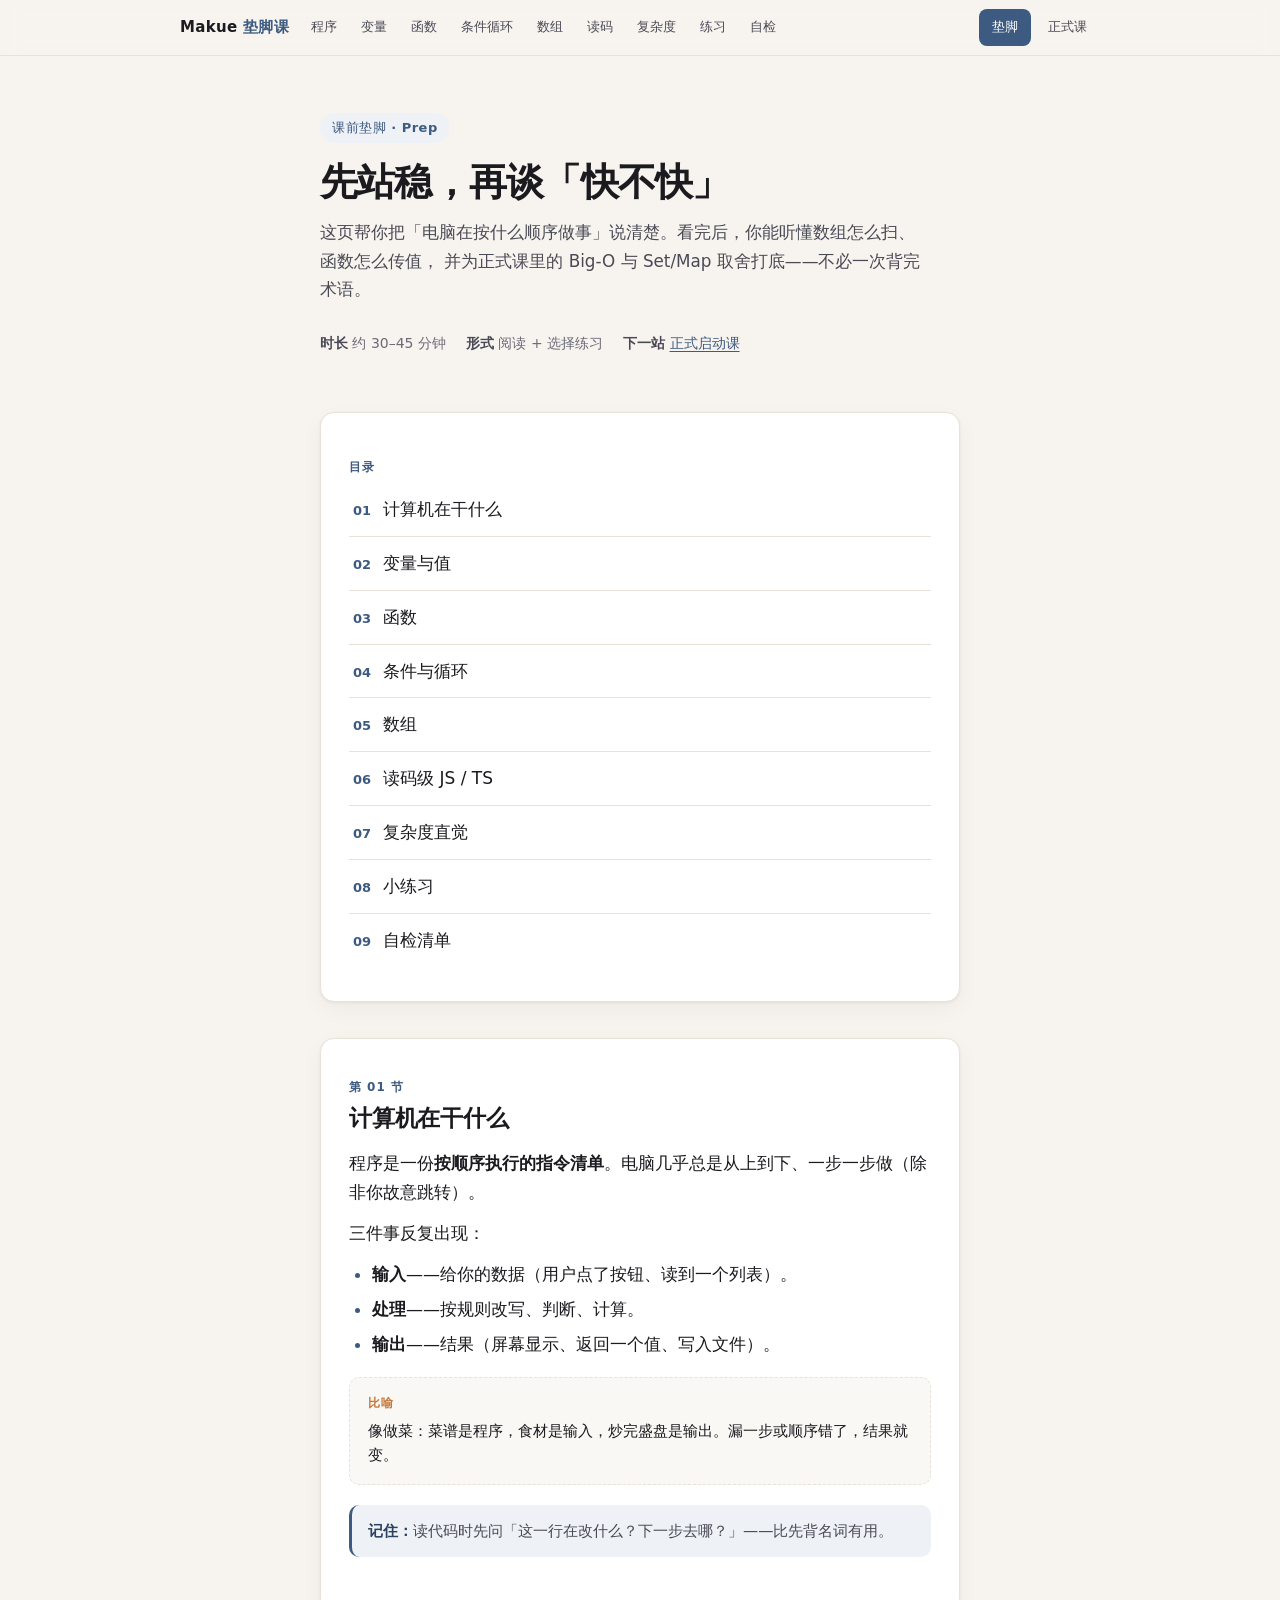
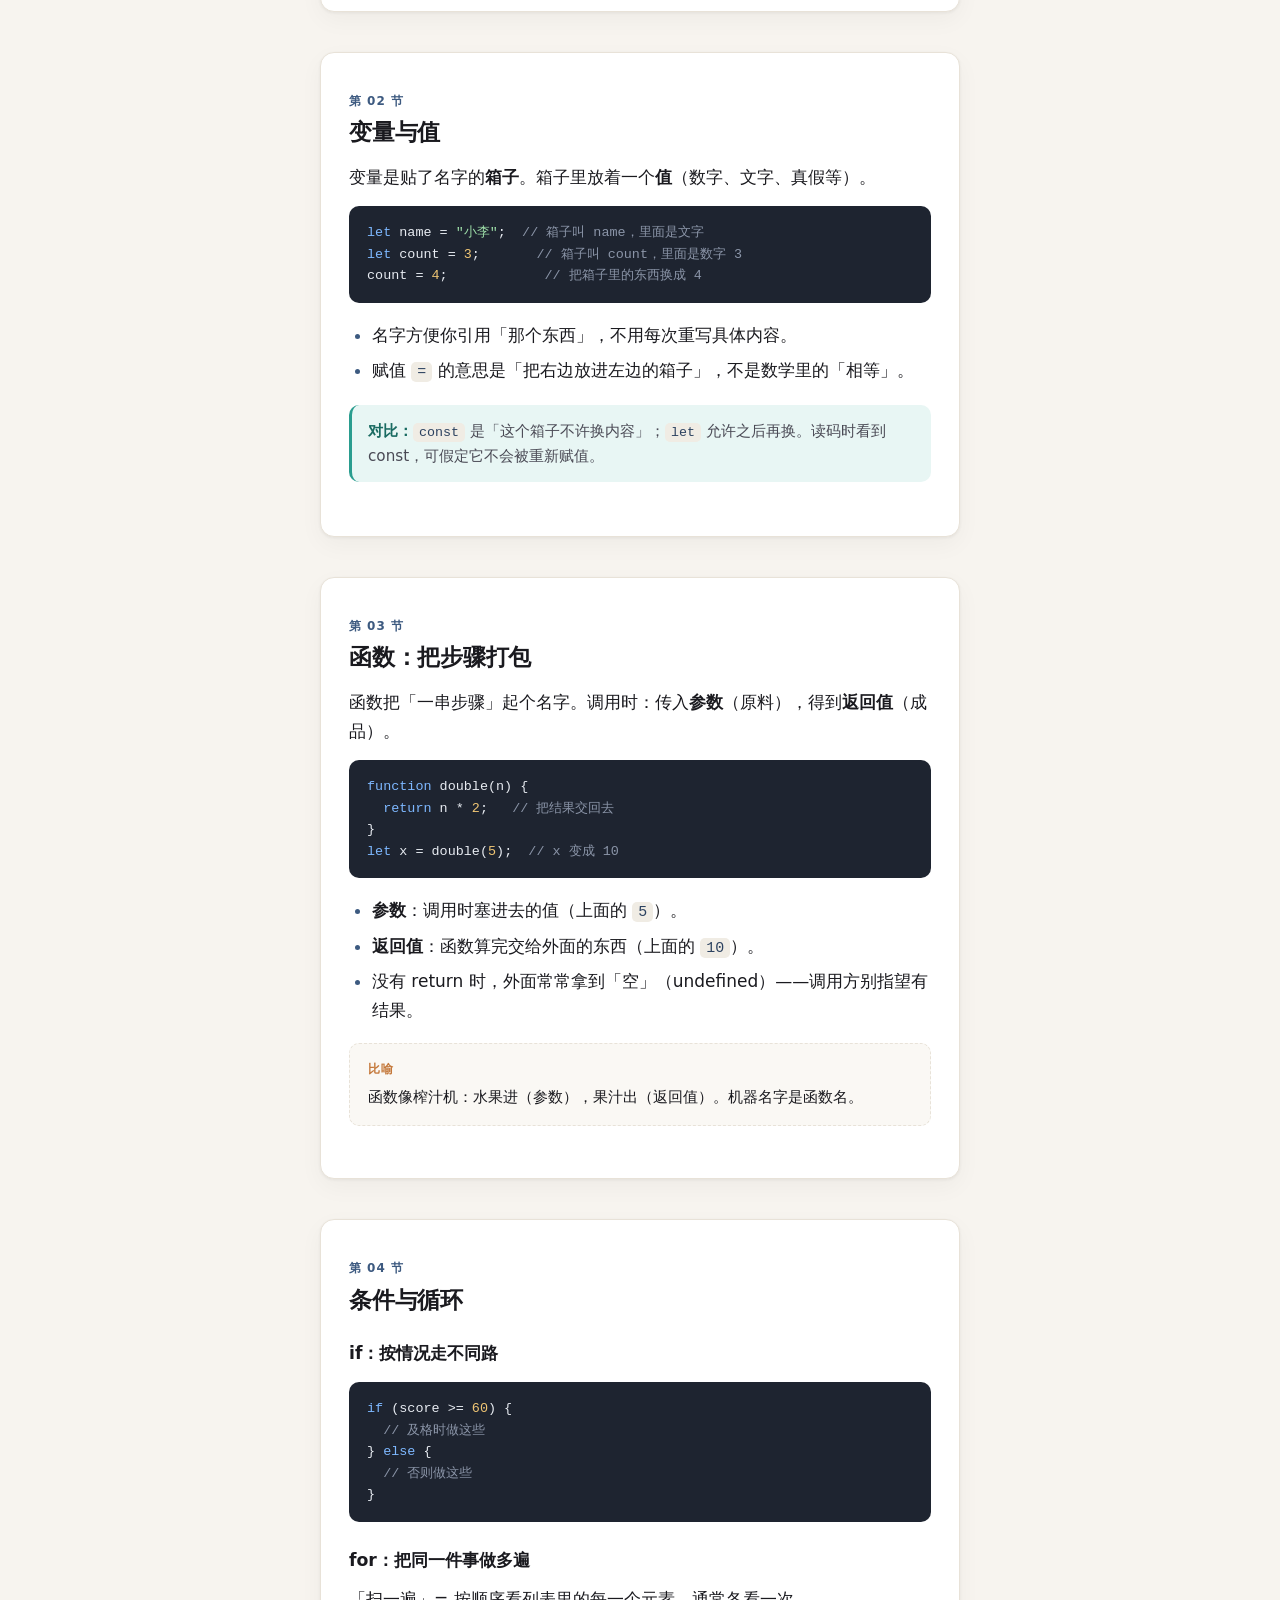
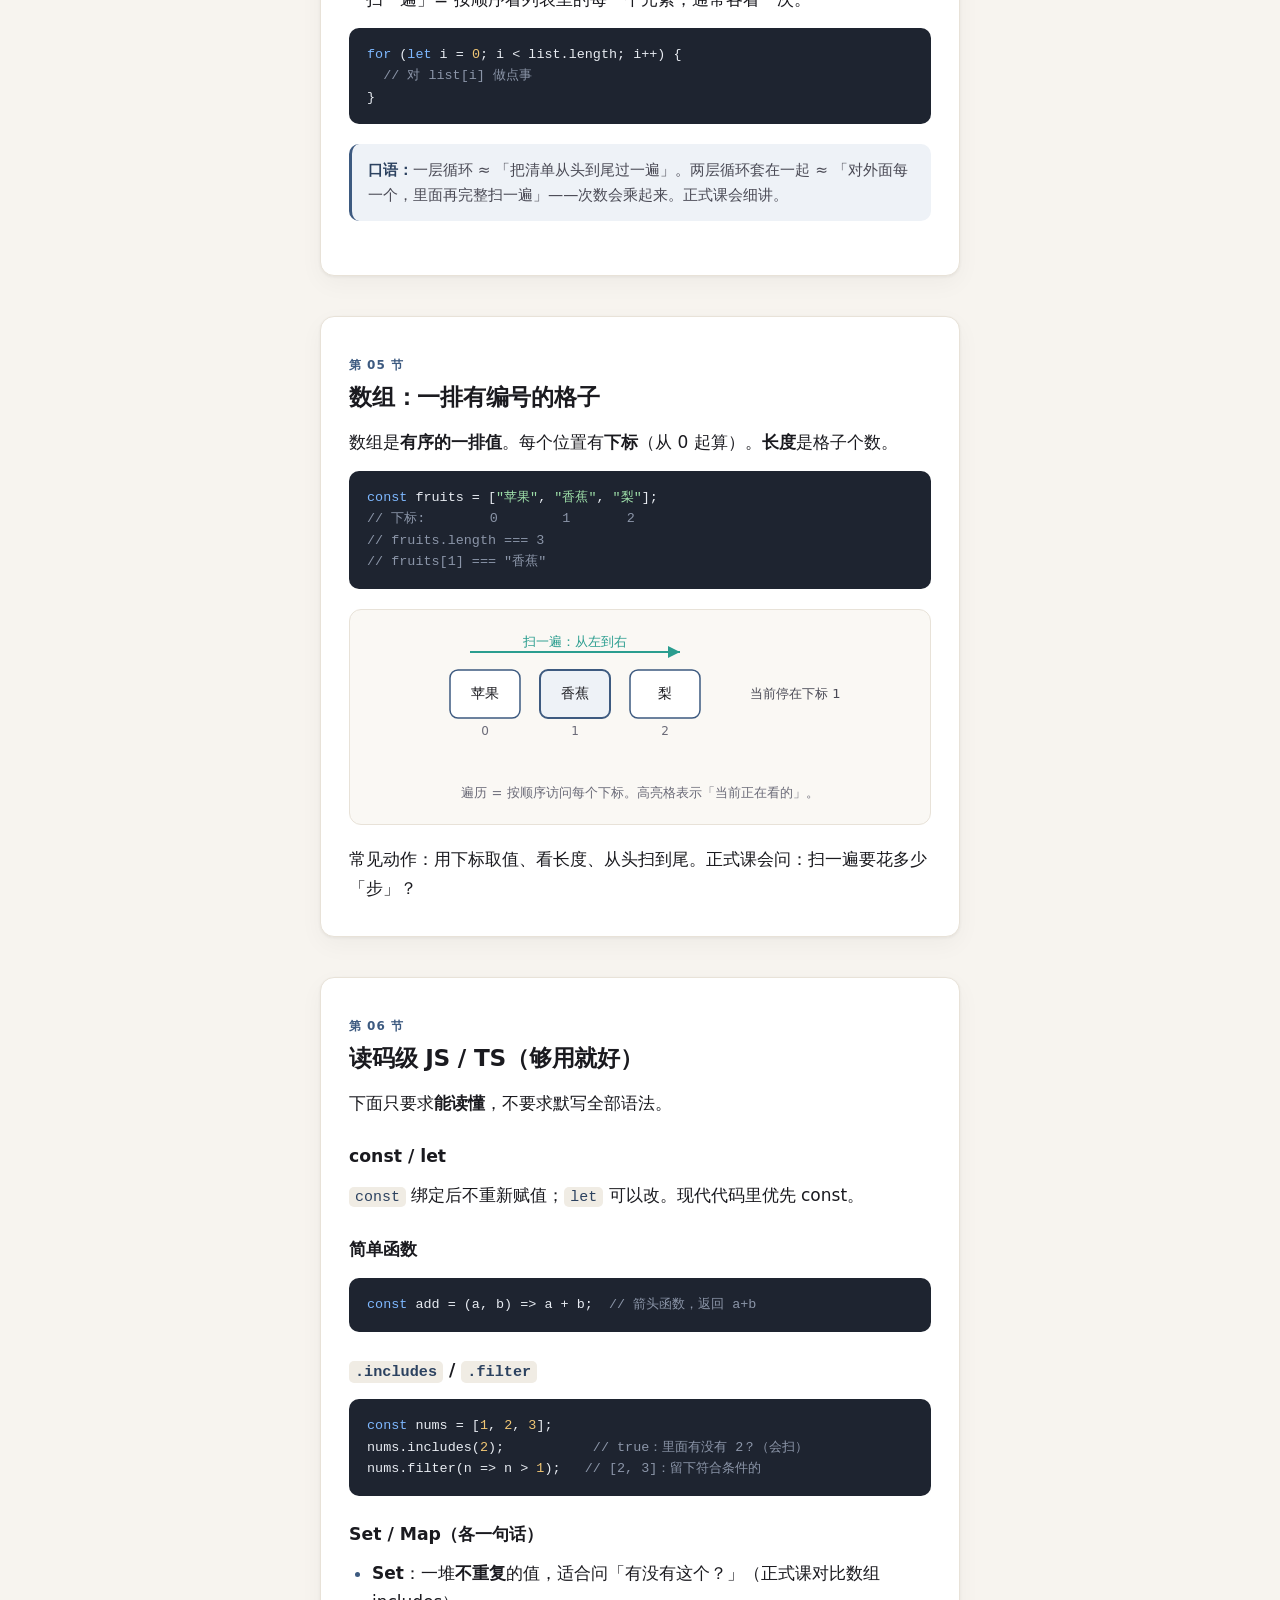
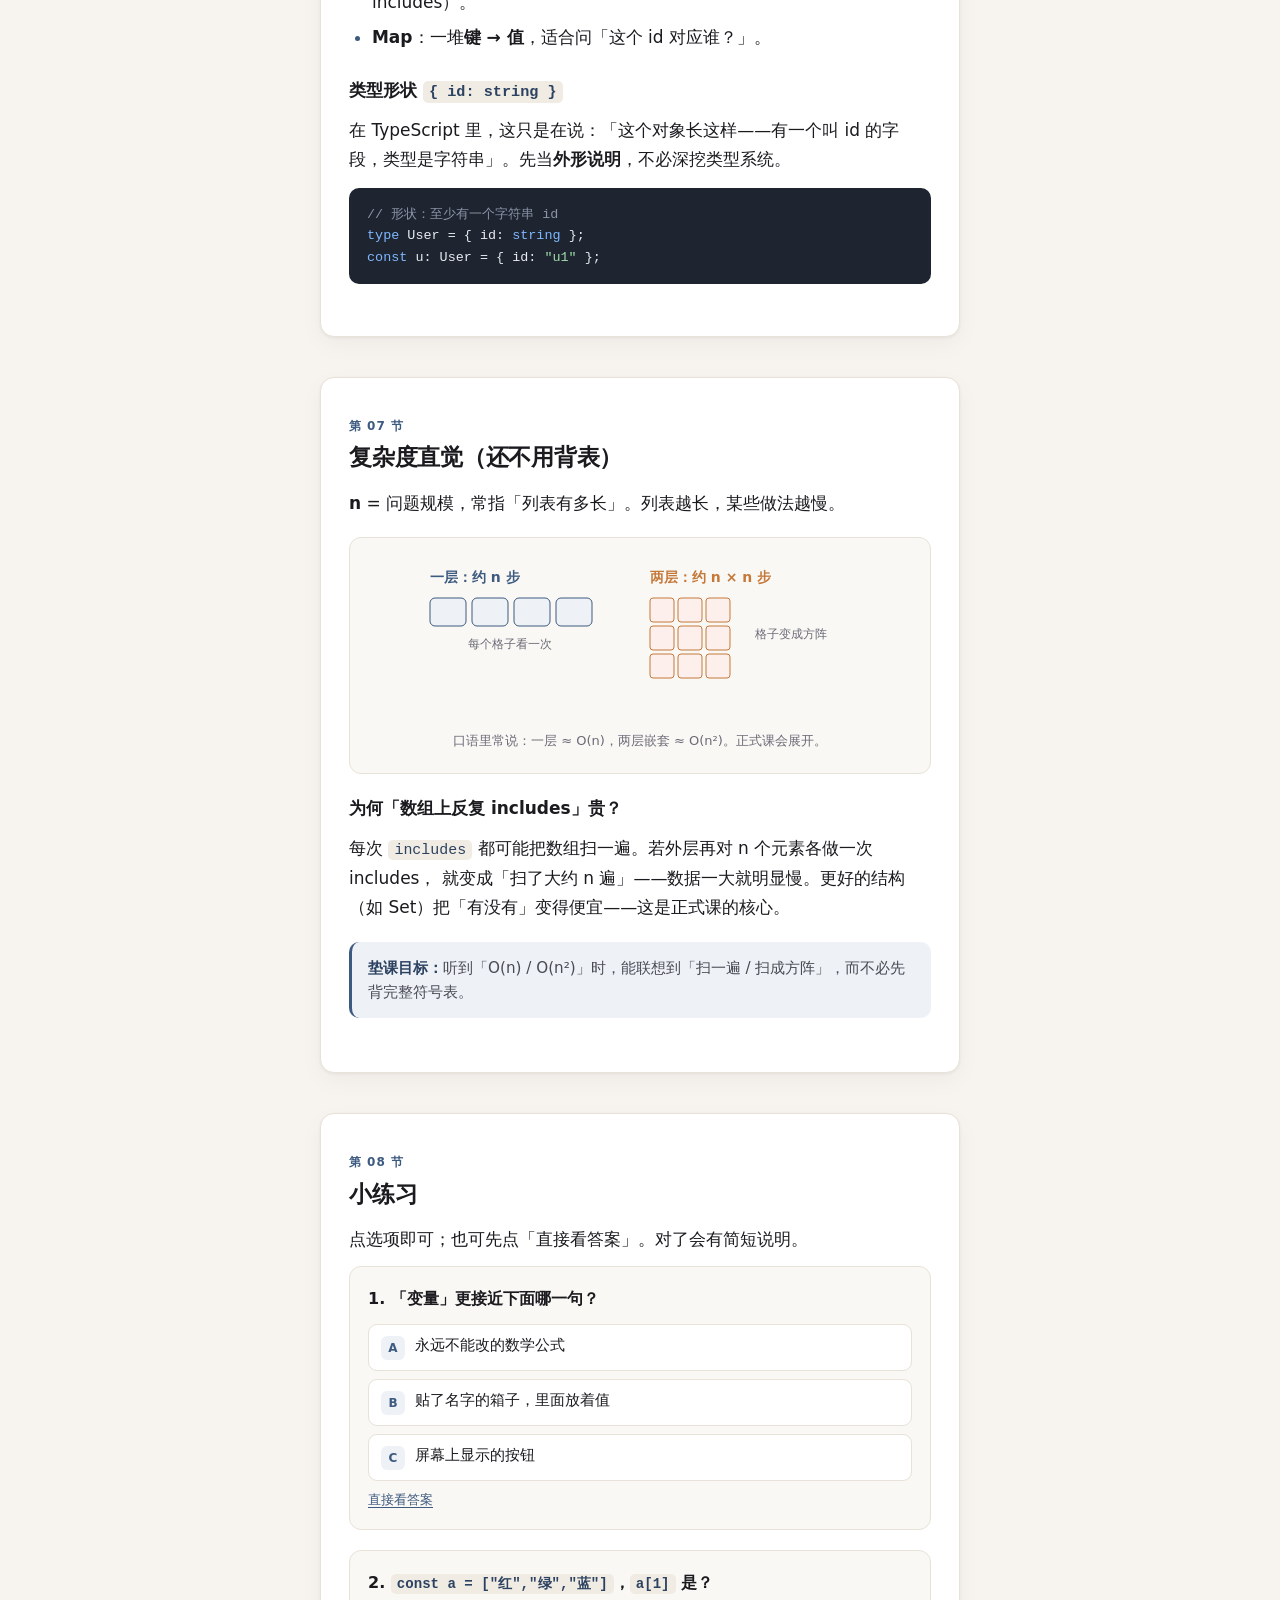
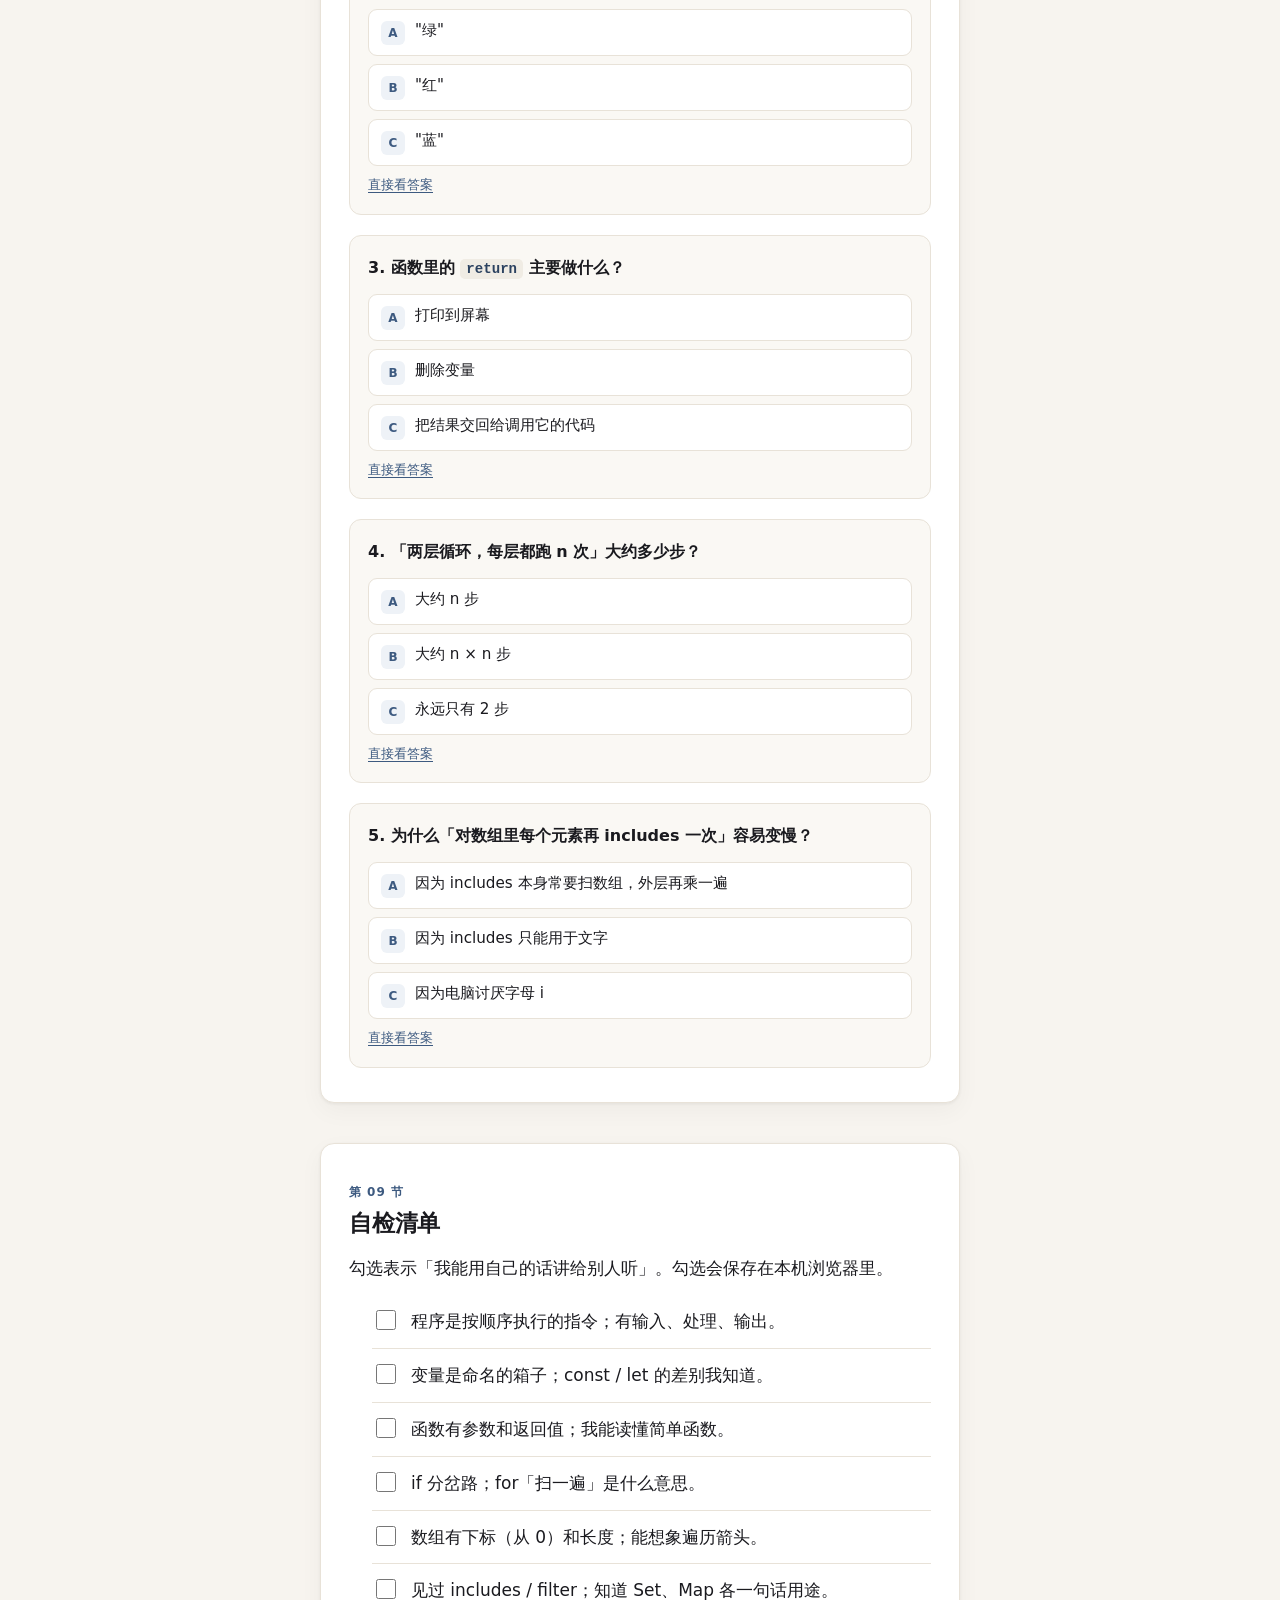
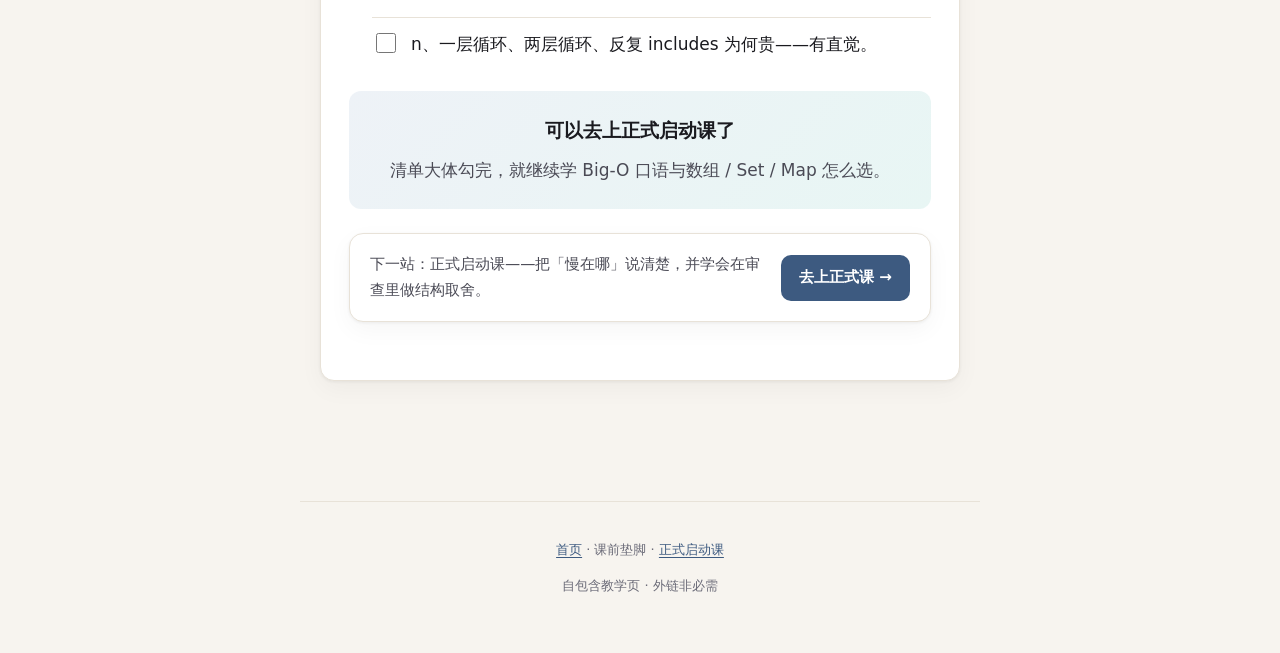
<file: prep.html>
<!DOCTYPE html>
<html lang="zh-CN">
<head>
  <meta charset="UTF-8" />
  <meta name="viewport" content="width=device-width, initial-scale=1" />
  <title>课前垫脚 · Makue</title>
  <meta name="description" content="编程课前垫脚：程序、变量、函数、条件循环、数组、读码级 JS/TS、复杂度直觉与小练习。" />
  <link rel="stylesheet" href="styles.css" />
</head>
<body>
  <nav class="site-nav" aria-label="站点导航">
    <div class="nav-inner">
      <a class="nav-brand" href="index.html">Makue <span>垫脚课</span></a>
      <ul class="nav-links">
        <li><a href="#s1">程序</a></li>
        <li><a href="#s2">变量</a></li>
        <li><a href="#s3">函数</a></li>
        <li><a href="#s4">条件循环</a></li>
        <li><a href="#s5">数组</a></li>
        <li><a href="#s6">读码</a></li>
        <li><a href="#s7">复杂度</a></li>
        <li><a href="#s8">练习</a></li>
        <li><a href="#s9">自检</a></li>
      </ul>
      <div class="nav-pages">
        <a href="prep.html" class="current">垫脚</a>
        <a href="lesson.html">正式课</a>
      </div>
    </div>
  </nav>

  <main class="wrap">
    <header class="hero">
      <div class="hero-badge">课前垫脚 · Prep</div>
      <h1>先站稳，再谈「快不快」</h1>
      <p class="hero-lead">
        这页帮你把「电脑在按什么顺序做事」说清楚。看完后，你能听懂数组怎么扫、函数怎么传值，
        并为正式课里的 Big-O 与 Set/Map 取舍打底——不必一次背完术语。
      </p>
      <div class="hero-meta">
        <span><strong>时长</strong> 约 30–45 分钟</span>
        <span><strong>形式</strong> 阅读 + 选择练习</span>
        <span><strong>下一站</strong> <a href="lesson.html">正式启动课</a></span>
      </div>
    </header>

    <nav class="card toc" aria-label="本章目录">
      <p class="chapter-num">目录</p>
      <ol class="toc-list">
        <li><a href="#s1">计算机在干什么</a></li>
        <li><a href="#s2">变量与值</a></li>
        <li><a href="#s3">函数</a></li>
        <li><a href="#s4">条件与循环</a></li>
        <li><a href="#s5">数组</a></li>
        <li><a href="#s6">读码级 JS / TS</a></li>
        <li><a href="#s7">复杂度直觉</a></li>
        <li><a href="#s8">小练习</a></li>
        <li><a href="#s9">自检清单</a></li>
      </ol>
    </nav>

    <!-- 1 -->
    <section class="chapter" id="s1">
      <div class="card">
        <div class="chapter-num">第 01 节</div>
        <h2>计算机在干什么</h2>
        <p>程序是一份<strong>按顺序执行的指令清单</strong>。电脑几乎总是从上到下、一步一步做（除非你故意跳转）。</p>
        <p>三件事反复出现：</p>
        <ul>
          <li><strong>输入</strong>——给你的数据（用户点了按钮、读到一个列表）。</li>
          <li><strong>处理</strong>——按规则改写、判断、计算。</li>
          <li><strong>输出</strong>——结果（屏幕显示、返回一个值、写入文件）。</li>
        </ul>
        <div class="analogy">
          <div class="analogy-label">比喻</div>
          像做菜：菜谱是程序，食材是输入，炒完盛盘是输出。漏一步或顺序错了，结果就变。
        </div>
        <div class="callout">
          <strong>记住：</strong>读代码时先问「这一行在改什么？下一步去哪？」——比先背名词有用。
        </div>
      </div>
    </section>

    <!-- 2 -->
    <section class="chapter" id="s2">
      <div class="card">
        <div class="chapter-num">第 02 节</div>
        <h2>变量与值</h2>
        <p>变量是贴了名字的<strong>箱子</strong>。箱子里放着一个<strong>值</strong>（数字、文字、真假等）。</p>
        <pre class="code"><span class="kw">let</span> name = <span class="str">"小李"</span>;  <span class="cmt">// 箱子叫 name，里面是文字</span>
<span class="kw">let</span> count = <span class="num">3</span>;       <span class="cmt">// 箱子叫 count，里面是数字 3</span>
count = <span class="num">4</span>;            <span class="cmt">// 把箱子里的东西换成 4</span></pre>
        <ul>
          <li>名字方便你引用「那个东西」，不用每次重写具体内容。</li>
          <li>赋值 <code class="inline">=</code> 的意思是「把右边放进左边的箱子」，不是数学里的「相等」。</li>
        </ul>
        <div class="callout teal">
          <strong>对比：</strong><code class="inline">const</code> 是「这个箱子不许换内容」；<code class="inline">let</code> 允许之后再换。读码时看到 const，可假定它不会被重新赋值。
        </div>
      </div>
    </section>

    <!-- 3 -->
    <section class="chapter" id="s3">
      <div class="card">
        <div class="chapter-num">第 03 节</div>
        <h2>函数：把步骤打包</h2>
        <p>函数把「一串步骤」起个名字。调用时：传入<strong>参数</strong>（原料），得到<strong>返回值</strong>（成品）。</p>
        <pre class="code"><span class="kw">function</span> double(n) {
  <span class="kw">return</span> n * <span class="num">2</span>;   <span class="cmt">// 把结果交回去</span>
}
<span class="kw">let</span> x = double(<span class="num">5</span>);  <span class="cmt">// x 变成 10</span></pre>
        <ul>
          <li><strong>参数</strong>：调用时塞进去的值（上面的 <code class="inline">5</code>）。</li>
          <li><strong>返回值</strong>：函数算完交给外面的东西（上面的 <code class="inline">10</code>）。</li>
          <li>没有 return 时，外面常常拿到「空」（undefined）——调用方别指望有结果。</li>
        </ul>
        <div class="analogy">
          <div class="analogy-label">比喻</div>
          函数像榨汁机：水果进（参数），果汁出（返回值）。机器名字是函数名。
        </div>
      </div>
    </section>

    <!-- 4 -->
    <section class="chapter" id="s4">
      <div class="card">
        <div class="chapter-num">第 04 节</div>
        <h2>条件与循环</h2>
        <h3>if：按情况走不同路</h3>
        <pre class="code"><span class="kw">if</span> (score &gt;= <span class="num">60</span>) {
  <span class="cmt">// 及格时做这些</span>
} <span class="kw">else</span> {
  <span class="cmt">// 否则做这些</span>
}</pre>
        <h3>for：把同一件事做多遍</h3>
        <p>「扫一遍」= 按顺序看列表里的每一个元素，通常各看一次。</p>
        <pre class="code"><span class="kw">for</span> (<span class="kw">let</span> i = <span class="num">0</span>; i &lt; list.length; i++) {
  <span class="cmt">// 对 list[i] 做点事</span>
}</pre>
        <div class="callout">
          <strong>口语：</strong>一层循环 ≈ 「把清单从头到尾过一遍」。两层循环套在一起 ≈ 「对外面每一个，里面再完整扫一遍」——次数会乘起来。正式课会细讲。
        </div>
      </div>
    </section>

    <!-- 5 -->
    <section class="chapter" id="s5">
      <div class="card">
        <div class="chapter-num">第 05 节</div>
        <h2>数组：一排有编号的格子</h2>
        <p>数组是<strong>有序的一排值</strong>。每个位置有<strong>下标</strong>（从 0 起算）。<strong>长度</strong>是格子个数。</p>
        <pre class="code"><span class="kw">const</span> fruits = [<span class="str">"苹果"</span>, <span class="str">"香蕉"</span>, <span class="str">"梨"</span>];
<span class="cmt">// 下标:        0        1       2</span>
<span class="cmt">// fruits.length === 3</span>
<span class="cmt">// fruits[1] === "香蕉"</span></pre>

        <figure class="diagram" aria-label="数组遍历示意图">
          <svg width="420" height="140" viewBox="0 0 420 140" role="img">
            <title>从左到右扫数组</title>
            <rect x="20" y="40" width="70" height="48" rx="8" fill="#fff" stroke="#3d5a80" stroke-width="1.5"/>
            <text x="55" y="68" text-anchor="middle" font-size="14" fill="#1a1a1f" font-family="system-ui">苹果</text>
            <text x="55" y="105" text-anchor="middle" font-size="12" fill="#6b6b78" font-family="system-ui">0</text>
            <rect x="110" y="40" width="70" height="48" rx="8" fill="#eef2f7" stroke="#3d5a80" stroke-width="2"/>
            <text x="145" y="68" text-anchor="middle" font-size="14" fill="#1a1a1f" font-family="system-ui">香蕉</text>
            <text x="145" y="105" text-anchor="middle" font-size="12" fill="#6b6b78" font-family="system-ui">1</text>
            <rect x="200" y="40" width="70" height="48" rx="8" fill="#fff" stroke="#3d5a80" stroke-width="1.5"/>
            <text x="235" y="68" text-anchor="middle" font-size="14" fill="#1a1a1f" font-family="system-ui">梨</text>
            <text x="235" y="105" text-anchor="middle" font-size="12" fill="#6b6b78" font-family="system-ui">2</text>
            <path d="M40 22 H250" stroke="#2a9d8f" stroke-width="2" fill="none" marker-end="url(#arrow)"/>
            <defs>
              <marker id="arrow" markerWidth="8" markerHeight="8" refX="6" refY="3" orient="auto">
                <path d="M0,0 L6,3 L0,6" fill="#2a9d8f"/>
              </marker>
            </defs>
            <text x="145" y="16" text-anchor="middle" font-size="13" fill="#2a9d8f" font-family="system-ui">扫一遍：从左到右</text>
            <text x="320" y="68" font-size="13" fill="#4a4a55" font-family="system-ui">当前停在下标 1</text>
          </svg>
          <figcaption>遍历 = 按顺序访问每个下标。高亮格表示「当前正在看的」。</figcaption>
        </figure>

        <p>常见动作：用下标取值、看长度、从头扫到尾。正式课会问：扫一遍要花多少「步」？</p>
      </div>
    </section>

    <!-- 6 -->
    <section class="chapter" id="s6">
      <div class="card">
        <div class="chapter-num">第 06 节</div>
        <h2>读码级 JS / TS（够用就好）</h2>
        <p>下面只要求<strong>能读懂</strong>，不要求默写全部语法。</p>

        <h3>const / let</h3>
        <p><code class="inline">const</code> 绑定后不重新赋值；<code class="inline">let</code> 可以改。现代代码里优先 const。</p>

        <h3>简单函数</h3>
        <pre class="code"><span class="kw">const</span> add = (a, b) =&gt; a + b;  <span class="cmt">// 箭头函数，返回 a+b</span></pre>

        <h3><code class="inline">.includes</code> / <code class="inline">.filter</code></h3>
        <pre class="code"><span class="kw">const</span> nums = [<span class="num">1</span>, <span class="num">2</span>, <span class="num">3</span>];
nums.includes(<span class="num">2</span>);           <span class="cmt">// true：里面有没有 2？（会扫）</span>
nums.filter(n =&gt; n &gt; <span class="num">1</span>);   <span class="cmt">// [2, 3]：留下符合条件的</span></pre>

        <h3>Set / Map（各一句话）</h3>
        <ul>
          <li><strong>Set</strong>：一堆<strong>不重复</strong>的值，适合问「有没有这个？」（正式课对比数组 includes）。</li>
          <li><strong>Map</strong>：一堆<strong>键 → 值</strong>，适合问「这个 id 对应谁？」。</li>
        </ul>

        <h3>类型形状 <code class="inline">{ id: string }</code></h3>
        <p>在 TypeScript 里，这只是在说：「这个对象长这样——有一个叫 id 的字段，类型是字符串」。先当<strong>外形说明</strong>，不必深挖类型系统。</p>
        <pre class="code"><span class="cmt">// 形状：至少有一个字符串 id</span>
<span class="kw">type</span> User = { id: <span class="kw">string</span> };
<span class="kw">const</span> u: User = { id: <span class="str">"u1"</span> };</pre>
      </div>
    </section>

    <!-- 7 -->
    <section class="chapter" id="s7">
      <div class="card">
        <div class="chapter-num">第 07 节</div>
        <h2>复杂度直觉（还不用背表）</h2>
        <p><strong>n</strong> = 问题规模，常指「列表有多长」。列表越长，某些做法越慢。</p>

        <figure class="diagram" aria-label="一层循环与两层循环">
          <svg width="440" height="160" viewBox="0 0 440 160" role="img">
            <title>一层 vs 两层循环</title>
            <text x="10" y="24" font-size="14" font-weight="600" fill="#3d5a80" font-family="system-ui">一层：约 n 步</text>
            <rect x="10" y="40" width="36" height="28" rx="5" fill="#eef2f7" stroke="#3d5a80"/>
            <rect x="52" y="40" width="36" height="28" rx="5" fill="#eef2f7" stroke="#3d5a80"/>
            <rect x="94" y="40" width="36" height="28" rx="5" fill="#eef2f7" stroke="#3d5a80"/>
            <rect x="136" y="40" width="36" height="28" rx="5" fill="#eef2f7" stroke="#3d5a80"/>
            <text x="90" y="90" text-anchor="middle" font-size="12" fill="#6b6b78" font-family="system-ui">每个格子看一次</text>

            <text x="230" y="24" font-size="14" font-weight="600" fill="#c4783a" font-family="system-ui">两层：约 n × n 步</text>
            <rect x="230" y="40" width="24" height="24" rx="3" fill="#fdf0ec" stroke="#c4783a"/>
            <rect x="258" y="40" width="24" height="24" rx="3" fill="#fdf0ec" stroke="#c4783a"/>
            <rect x="286" y="40" width="24" height="24" rx="3" fill="#fdf0ec" stroke="#c4783a"/>
            <rect x="230" y="68" width="24" height="24" rx="3" fill="#fdf0ec" stroke="#c4783a"/>
            <rect x="258" y="68" width="24" height="24" rx="3" fill="#fdf0ec" stroke="#c4783a"/>
            <rect x="286" y="68" width="24" height="24" rx="3" fill="#fdf0ec" stroke="#c4783a"/>
            <rect x="230" y="96" width="24" height="24" rx="3" fill="#fdf0ec" stroke="#c4783a"/>
            <rect x="258" y="96" width="24" height="24" rx="3" fill="#fdf0ec" stroke="#c4783a"/>
            <rect x="286" y="96" width="24" height="24" rx="3" fill="#fdf0ec" stroke="#c4783a"/>
            <text x="335" y="80" font-size="12" fill="#6b6b78" font-family="system-ui">格子变成方阵</text>
          </svg>
          <figcaption>口语里常说：一层 ≈ O(n)，两层嵌套 ≈ O(n²)。正式课会展开。</figcaption>
        </figure>

        <p><strong>为何「数组上反复 includes」贵？</strong></p>
        <p>
          每次 <code class="inline">includes</code> 都可能把数组扫一遍。若外层再对 n 个元素各做一次 includes，
          就变成「扫了大约 n 遍」——数据一大就明显慢。更好的结构（如 Set）把「有没有」变得便宜——这是正式课的核心。
        </p>
        <div class="callout">
          <strong>垫课目标：</strong>听到「O(n) / O(n²)」时，能联想到「扫一遍 / 扫成方阵」，而不必先背完整符号表。
        </div>
      </div>
    </section>

    <!-- 8 -->
    <section class="chapter" id="s8">
      <div class="card">
        <div class="chapter-num">第 08 节</div>
        <h2>小练习</h2>
        <p>点选项即可；也可先点「直接看答案」。对了会有简短说明。</p>

        <div class="quiz-list">
          <div class="quiz-item" data-answer="b" data-explain="变量是命名的箱子；值是箱子里的内容。">
            <p class="quiz-q">1. 「变量」更接近下面哪一句？</p>
            <div class="quiz-opts">
              <button type="button" class="quiz-opt" data-opt="a"><span class="opt-letter">A</span> 永远不能改的数学公式</button>
              <button type="button" class="quiz-opt" data-opt="b"><span class="opt-letter">B</span> 贴了名字的箱子，里面放着值</button>
              <button type="button" class="quiz-opt" data-opt="c"><span class="opt-letter">C</span> 屏幕上显示的按钮</button>
            </div>
            <div class="quiz-feedback" role="status"></div>
            <button type="button" class="quiz-reveal">直接看答案</button>
          </div>

          <div class="quiz-item" data-answer="a" data-explain="数组下标从 0 开始，所以第二个元素是下标 1。">
            <p class="quiz-q">2. <code class="inline">const a = ["红","绿","蓝"]</code>，<code class="inline">a[1]</code> 是？</p>
            <div class="quiz-opts">
              <button type="button" class="quiz-opt" data-opt="a"><span class="opt-letter">A</span> "绿"</button>
              <button type="button" class="quiz-opt" data-opt="b"><span class="opt-letter">B</span> "红"</button>
              <button type="button" class="quiz-opt" data-opt="c"><span class="opt-letter">C</span> "蓝"</button>
            </div>
            <div class="quiz-feedback" role="status"></div>
            <button type="button" class="quiz-reveal">直接看答案</button>
          </div>

          <div class="quiz-item" data-answer="c" data-explain="return 把结果交回调用方；没有 return，外面常常拿不到有用结果。">
            <p class="quiz-q">3. 函数里的 <code class="inline">return</code> 主要做什么？</p>
            <div class="quiz-opts">
              <button type="button" class="quiz-opt" data-opt="a"><span class="opt-letter">A</span> 打印到屏幕</button>
              <button type="button" class="quiz-opt" data-opt="b"><span class="opt-letter">B</span> 删除变量</button>
              <button type="button" class="quiz-opt" data-opt="c"><span class="opt-letter">C</span> 把结果交回给调用它的代码</button>
            </div>
            <div class="quiz-feedback" role="status"></div>
            <button type="button" class="quiz-reveal">直接看答案</button>
          </div>

          <div class="quiz-item" data-answer="b" data-explain="外层每个元素配内层一整遍，步数近似 n×n。">
            <p class="quiz-q">4. 「两层循环，每层都跑 n 次」大约多少步？</p>
            <div class="quiz-opts">
              <button type="button" class="quiz-opt" data-opt="a"><span class="opt-letter">A</span> 大约 n 步</button>
              <button type="button" class="quiz-opt" data-opt="b"><span class="opt-letter">B</span> 大约 n × n 步</button>
              <button type="button" class="quiz-opt" data-opt="c"><span class="opt-letter">C</span> 永远只有 2 步</button>
            </div>
            <div class="quiz-feedback" role="status"></div>
            <button type="button" class="quiz-reveal">直接看答案</button>
          </div>

          <div class="quiz-item" data-answer="a" data-explain="每次 includes 可能扫整表；外面再对每个元素做一次，总工作量接近 n 次扫描。">
            <p class="quiz-q">5. 为什么「对数组里每个元素再 includes 一次」容易变慢？</p>
            <div class="quiz-opts">
              <button type="button" class="quiz-opt" data-opt="a"><span class="opt-letter">A</span> 因为 includes 本身常要扫数组，外层再乘一遍</button>
              <button type="button" class="quiz-opt" data-opt="b"><span class="opt-letter">B</span> 因为 includes 只能用于文字</button>
              <button type="button" class="quiz-opt" data-opt="c"><span class="opt-letter">C</span> 因为电脑讨厌字母 i</button>
            </div>
            <div class="quiz-feedback" role="status"></div>
            <button type="button" class="quiz-reveal">直接看答案</button>
          </div>
        </div>
      </div>
    </section>

    <!-- 9 -->
    <section class="chapter" id="s9">
      <div class="card">
        <div class="chapter-num">第 09 节</div>
        <h2>自检清单</h2>
        <p>勾选表示「我能用自己的话讲给别人听」。勾选会保存在本机浏览器里。</p>
        <ul class="check-list">
          <li>
            <input type="checkbox" id="c1" />
            <label for="c1">程序是按顺序执行的指令；有输入、处理、输出。</label>
          </li>
          <li>
            <input type="checkbox" id="c2" />
            <label for="c2">变量是命名的箱子；const / let 的差别我知道。</label>
          </li>
          <li>
            <input type="checkbox" id="c3" />
            <label for="c3">函数有参数和返回值；我能读懂简单函数。</label>
          </li>
          <li>
            <input type="checkbox" id="c4" />
            <label for="c4">if 分岔路；for「扫一遍」是什么意思。</label>
          </li>
          <li>
            <input type="checkbox" id="c5" />
            <label for="c5">数组有下标（从 0）和长度；能想象遍历箭头。</label>
          </li>
          <li>
            <input type="checkbox" id="c6" />
            <label for="c6">见过 includes / filter；知道 Set、Map 各一句话用途。</label>
          </li>
          <li>
            <input type="checkbox" id="c7" />
            <label for="c7">n、一层循环、两层循环、反复 includes 为何贵——有直觉。</label>
          </li>
        </ul>

        <div class="finish-banner">
          <h3>可以去上正式启动课了</h3>
          <p>清单大体勾完，就继续学 Big-O 口语与数组 / Set / Map 怎么选。</p>
        </div>

        <div class="cross-cta">
          <p>下一站：正式启动课——把「慢在哪」说清楚，并学会在审查里做结构取舍。</p>
          <a class="btn btn-primary" href="lesson.html">去上正式课 →</a>
        </div>
      </div>
    </section>
  </main>

  <footer class="site-footer">
    <p><a href="index.html">首页</a> · 课前垫脚 · <a href="lesson.html">正式启动课</a></p>
    <p style="margin-top:8px">自包含教学页 · 外链非必需</p>
  </footer>
  <script src="app.js"></script>
</body>
</html>
</file>
<file: styles.css>
/* ===== 课前垫脚 · light elegant ===== */
:root {
  --bg: #f7f4ef;
  --bg-card: #ffffff;
  --ink: #1a1a1f;
  --ink-soft: #4a4a55;
  --ink-mute: #6b6b78;
  --line: #e8e2d8;
  --accent: #3d5a80;
  --accent-soft: #eef2f7;
  --accent-deep: #2c4260;
  --teal: #2a9d8f;
  --teal-soft: #e8f6f4;
  --warn: #c4783a;
  --ok: #2d8a5e;
  --ok-soft: #e8f5ef;
  --shadow: 0 1px 3px rgba(26, 26, 31, 0.06), 0 8px 24px rgba(26, 26, 31, 0.04);
  --radius: 14px;
  --nav-h: 56px;
  --max: 680px;
  --font: "PingFang SC", "Noto Sans SC", "Hiragino Sans GB", "Microsoft YaHei",
    system-ui, -apple-system, sans-serif;
  --mono: "SF Mono", "Fira Code", "JetBrains Mono", ui-monospace, monospace;
}

*,
*::before,
*::after {
  box-sizing: border-box;
}

html {
  scroll-behavior: smooth;
  scroll-padding-top: calc(var(--nav-h) + 16px);
}

body {
  margin: 0;
  font-family: var(--font);
  font-size: 17px;
  line-height: 1.7;
  color: var(--ink);
  background: var(--bg);
  -webkit-font-smoothing: antialiased;
}

img,
svg {
  max-width: 100%;
  height: auto;
}

a {
  color: var(--accent);
  text-decoration-thickness: 1px;
  text-underline-offset: 3px;
}

a:hover {
  color: var(--accent-deep);
}

/* ----- sticky nav ----- */
.site-nav {
  position: sticky;
  top: 0;
  z-index: 100;
  height: var(--nav-h);
  background: rgba(247, 244, 239, 0.88);
  backdrop-filter: blur(10px);
  -webkit-backdrop-filter: blur(10px);
  border-bottom: 1px solid var(--line);
  display: flex;
  align-items: center;
}

.nav-inner {
  width: 100%;
  max-width: 960px;
  margin: 0 auto;
  padding: 0 20px;
  display: flex;
  align-items: center;
  gap: 12px;
  overflow-x: auto;
  scrollbar-width: none;
}

.nav-inner::-webkit-scrollbar {
  display: none;
}

.nav-brand {
  flex-shrink: 0;
  font-weight: 650;
  font-size: 15px;
  color: var(--ink);
  text-decoration: none;
  letter-spacing: 0.02em;
  white-space: nowrap;
}

.nav-brand span {
  color: var(--accent);
}

.nav-links {
  display: flex;
  gap: 4px;
  list-style: none;
  margin: 0;
  padding: 0;
}

.nav-links a {
  display: block;
  padding: 6px 10px;
  font-size: 13px;
  color: var(--ink-soft);
  text-decoration: none;
  border-radius: 8px;
  white-space: nowrap;
  transition: background 0.15s, color 0.15s;
}

.nav-links a:hover,
.nav-links a.active {
  background: var(--accent-soft);
  color: var(--accent-deep);
}

/* ----- layout ----- */
.wrap {
  max-width: var(--max);
  margin: 0 auto;
  padding: 0 20px 80px;
}

/* ----- hero ----- */
.hero {
  padding: 56px 0 40px;
  text-align: left;
}

.hero-badge {
  display: inline-block;
  font-size: 13px;
  font-weight: 550;
  color: var(--accent);
  background: var(--accent-soft);
  padding: 4px 12px;
  border-radius: 999px;
  margin-bottom: 16px;
  letter-spacing: 0.04em;
}

.hero h1 {
  margin: 0 0 12px;
  font-size: clamp(1.85rem, 4.5vw, 2.35rem);
  font-weight: 700;
  line-height: 1.25;
  letter-spacing: -0.02em;
  color: var(--ink);
}

.hero-lead {
  margin: 0 0 28px;
  font-size: 1.05rem;
  color: var(--ink-soft);
  max-width: 36em;
}

.hero-meta {
  display: flex;
  flex-wrap: wrap;
  gap: 10px 20px;
  font-size: 14px;
  color: var(--ink-mute);
}

.hero-meta strong {
  color: var(--ink-soft);
  font-weight: 600;
}

/* ----- sections ----- */
.chapter {
  margin-bottom: 40px;
}

.card {
  background: var(--bg-card);
  border: 1px solid var(--line);
  border-radius: var(--radius);
  box-shadow: var(--shadow);
  padding: 32px 28px 34px;
}

.chapter-num {
  display: inline-block;
  font-size: 12px;
  font-weight: 650;
  letter-spacing: 0.08em;
  text-transform: uppercase;
  color: var(--accent);
  margin-bottom: 6px;
}

.chapter h2 {
  margin: 0 0 16px;
  font-size: 1.45rem;
  font-weight: 700;
  letter-spacing: -0.01em;
  line-height: 1.3;
}

.chapter h3 {
  margin: 24px 0 10px;
  font-size: 1.08rem;
  font-weight: 650;
  color: var(--ink);
}

.chapter p {
  margin: 0 0 12px;
  color: var(--ink);
  max-width: 42em;
}

.chapter p:last-child {
  margin-bottom: 0;
}

.chapter ul,
.chapter ol {
  margin: 0 0 14px;
  padding-left: 1.35em;
  color: var(--ink);
}

.chapter li {
  margin-bottom: 6px;
}

.chapter li::marker {
  color: var(--accent);
}

.callout {
  margin: 20px 0;
  padding: 14px 16px;
  border-radius: 10px;
  background: var(--accent-soft);
  border-left: 3px solid var(--accent);
  font-size: 0.95rem;
  line-height: 1.6;
  color: var(--ink-soft);
}

.callout strong {
  color: var(--accent-deep);
}

.callout.teal {
  background: var(--teal-soft);
  border-left-color: var(--teal);
}

.callout.teal strong {
  color: #1a6b62;
}

.analogy {
  margin: 18px 0;
  padding: 16px 18px;
  background: #faf8f4;
  border: 1px dashed var(--line);
  border-radius: 10px;
  font-size: 0.95rem;
  line-height: 1.6;
}

.analogy-label {
  font-size: 12px;
  font-weight: 650;
  color: var(--warn);
  letter-spacing: 0.06em;
  margin-bottom: 6px;
}

/* ----- code ----- */
pre,
code {
  font-family: var(--mono);
}

code.inline {
  font-size: 0.88em;
  background: #f0ece4;
  color: var(--accent-deep);
  padding: 2px 6px;
  border-radius: 5px;
}

pre.code {
  margin: 14px 0 18px;
  padding: 16px 18px;
  background: #1e2430;
  color: #e8ecf2;
  border-radius: 10px;
  overflow-x: auto;
  font-size: 0.84rem;
  line-height: 1.6;
}

pre.code .cmt {
  color: #8b95a8;
}

pre.code .kw {
  color: #7eb8ff;
}

pre.code .str {
  color: #9ddea8;
}

pre.code .num {
  color: #f0c674;
}

/* ----- diagrams ----- */
.diagram {
  margin: 20px 0;
  padding: 20px;
  background: #faf8f4;
  border: 1px solid var(--line);
  border-radius: 12px;
  text-align: center;
  overflow-x: auto;
}

.diagram figcaption {
  margin-top: 12px;
  font-size: 13px;
  color: var(--ink-mute);
}

.diagram svg {
  display: inline-block;
  vertical-align: middle;
}

/* ----- quiz ----- */
.quiz-list {
  display: flex;
  flex-direction: column;
  gap: 20px;
  margin-top: 8px;
}

.quiz-item {
  padding: 18px 18px 16px;
  background: #faf8f4;
  border: 1px solid var(--line);
  border-radius: 12px;
}

.quiz-q {
  font-weight: 650;
  margin: 0 0 12px;
  font-size: 1rem;
}

.quiz-opts {
  display: flex;
  flex-direction: column;
  gap: 8px;
}

.quiz-opt {
  display: flex;
  align-items: flex-start;
  gap: 10px;
  padding: 10px 12px;
  background: var(--bg-card);
  border: 1.5px solid var(--line);
  border-radius: 9px;
  cursor: pointer;
  text-align: left;
  font-family: inherit;
  font-size: 0.95rem;
  color: var(--ink);
  transition: border-color 0.15s, background 0.15s;
  width: 100%;
}

.quiz-opt:hover:not(:disabled) {
  border-color: var(--accent);
  background: var(--accent-soft);
}

.quiz-opt:disabled {
  cursor: default;
  opacity: 1;
}

.quiz-opt .opt-letter {
  flex-shrink: 0;
  width: 24px;
  height: 24px;
  border-radius: 6px;
  background: var(--accent-soft);
  color: var(--accent);
  font-size: 12px;
  font-weight: 700;
  display: flex;
  align-items: center;
  justify-content: center;
  margin-top: 1px;
}

.quiz-opt.correct {
  border-color: var(--ok);
  background: var(--ok-soft);
}

.quiz-opt.correct .opt-letter {
  background: var(--ok);
  color: #fff;
}

.quiz-opt.wrong {
  border-color: #d4a090;
  background: #fdf0ec;
}

.quiz-opt.wrong .opt-letter {
  background: #c4783a;
  color: #fff;
}

.quiz-feedback {
  margin-top: 12px;
  padding: 10px 12px;
  border-radius: 8px;
  font-size: 0.9rem;
  display: none;
}

.quiz-feedback.show {
  display: block;
}

.quiz-feedback.ok {
  background: var(--ok-soft);
  color: #1a5c3e;
}

.quiz-feedback.bad {
  background: #fdf0ec;
  color: #8a4030;
}

.quiz-reveal {
  margin-top: 10px;
  font-size: 13px;
  color: var(--accent);
  background: none;
  border: none;
  padding: 0;
  cursor: pointer;
  font-family: inherit;
  text-decoration: underline;
  text-underline-offset: 3px;
}

.quiz-reveal:hover {
  color: var(--accent-deep);
}

/* ----- checklist ----- */
.check-list {
  list-style: none;
  margin: 0;
  padding: 0;
}

.check-list li {
  display: flex;
  align-items: flex-start;
  gap: 12px;
  padding: 12px 0;
  border-bottom: 1px solid var(--line);
  margin: 0;
}

.check-list li:last-child {
  border-bottom: none;
}

.check-list input[type="checkbox"] {
  width: 20px;
  height: 20px;
  margin-top: 3px;
  flex-shrink: 0;
  accent-color: var(--accent);
  cursor: pointer;
}

.check-list label {
  cursor: pointer;
  flex: 1;
}

.check-list label.done {
  color: var(--ink-mute);
  text-decoration: line-through;
}

/* ----- finish ----- */
.finish-banner {
  margin-top: 20px;
  padding: 24px;
  background: linear-gradient(135deg, var(--accent-soft), var(--teal-soft));
  border-radius: 12px;
  text-align: center;
}

.finish-banner h3 {
  margin: 0 0 8px;
  font-size: 1.2rem;
}

.finish-banner p {
  margin: 0;
  color: var(--ink-soft);
}

/* ----- footer ----- */
.site-footer {
  max-width: var(--max);
  margin: 0 auto;
  padding: 24px 20px 48px;
  font-size: 13px;
  color: var(--ink-mute);
  text-align: center;
  border-top: 1px solid var(--line);
}

/* ----- table of contents ----- */
.toc {
  margin: 0 0 36px;
}

.toc-list {
  list-style: none;
  margin: 0;
  padding: 0;
  counter-reset: toc;
}

.toc-list li {
  counter-increment: toc;
  margin: 0;
  border-bottom: 1px solid var(--line);
}

.toc-list li:last-child {
  border-bottom: none;
}

.toc-list a {
  display: flex;
  align-items: baseline;
  gap: 12px;
  padding: 12px 4px;
  text-decoration: none;
  color: var(--ink);
  transition: color 0.15s;
}

.toc-list a:hover {
  color: var(--accent);
}

.toc-list a::before {
  content: counter(toc, decimal-leading-zero);
  font-size: 13px;
  font-weight: 650;
  color: var(--accent);
  font-variant-numeric: tabular-nums;
  flex-shrink: 0;
}

/* ----- responsive ----- */
@media (max-width: 640px) {
  body {
    font-size: 16px;
  }

  .card {
    padding: 22px 18px 24px;
  }

  .hero {
    padding: 36px 0 28px;
  }

  .nav-brand {
    font-size: 14px;
  }

  pre.code {
    font-size: 0.78rem;
    padding: 14px;
  }
}

/* ----- multi-page nav / hub ----- */
.nav-pages {
  display: flex;
  gap: 4px;
  margin-left: auto;
  flex-shrink: 0;
}

.nav-pages a {
  font-size: 13px;
  padding: 6px 12px;
  border-radius: 8px;
  text-decoration: none;
  color: var(--ink-soft);
  white-space: nowrap;
  border: 1px solid transparent;
}

.nav-pages a:hover {
  background: var(--accent-soft);
  color: var(--accent-deep);
}

.nav-pages a.current {
  background: var(--accent);
  color: #fff;
  font-weight: 550;
}

.cross-cta {
  display: flex;
  flex-wrap: wrap;
  align-items: center;
  justify-content: space-between;
  gap: 12px;
  margin: 24px 0;
  padding: 18px 20px;
  background: var(--bg-card);
  border: 1px solid var(--line);
  border-radius: var(--radius);
  box-shadow: var(--shadow);
}

.cross-cta p {
  margin: 0;
  font-size: 0.95rem;
  color: var(--ink-soft);
  flex: 1;
  min-width: 200px;
}

.btn {
  display: inline-flex;
  align-items: center;
  gap: 6px;
  padding: 10px 18px;
  border-radius: 10px;
  font-family: inherit;
  font-size: 0.95rem;
  font-weight: 600;
  text-decoration: none;
  border: none;
  cursor: pointer;
  transition: background 0.15s, transform 0.1s;
}

.btn-primary {
  background: var(--accent);
  color: #fff;
}

.btn-primary:hover {
  background: var(--accent-deep);
  color: #fff;
}

.btn-ghost {
  background: var(--accent-soft);
  color: var(--accent-deep);
}

.btn-ghost:hover {
  background: #e0e8f2;
  color: var(--accent-deep);
}

/* ----- hub ----- */
.hub-hero {
  padding: 64px 0 32px;
  text-align: center;
}

.hub-hero h1 {
  margin: 0 0 12px;
  font-size: clamp(1.9rem, 5vw, 2.5rem);
  font-weight: 700;
  letter-spacing: -0.02em;
}

.hub-hero p {
  margin: 0 auto 36px;
  max-width: 32em;
  color: var(--ink-soft);
  font-size: 1.08rem;
}

.hub-cards {
  display: grid;
  grid-template-columns: 1fr;
  gap: 16px;
  max-width: 640px;
  margin: 0 auto 48px;
}

@media (min-width: 560px) {
  .hub-cards {
    grid-template-columns: 1fr 1fr;
  }
}

.hub-card {
  display: block;
  padding: 24px 22px;
  background: var(--bg-card);
  border: 1px solid var(--line);
  border-radius: var(--radius);
  box-shadow: var(--shadow);
  text-decoration: none;
  color: inherit;
  transition: border-color 0.15s, transform 0.15s;
  text-align: left;
}

.hub-card:hover {
  border-color: var(--accent);
  transform: translateY(-2px);
  color: inherit;
}

.hub-card-tag {
  font-size: 12px;
  font-weight: 650;
  color: var(--accent);
  letter-spacing: 0.06em;
  margin-bottom: 8px;
}

.hub-card h2 {
  margin: 0 0 8px;
  font-size: 1.2rem;
}

.hub-card p {
  margin: 0;
  font-size: 0.9rem;
  color: var(--ink-mute);
  line-height: 1.55;
}

.hub-card .hub-go {
  margin-top: 14px;
  font-size: 0.9rem;
  font-weight: 600;
  color: var(--accent);
}

.compare-table {
  width: 100%;
  border-collapse: collapse;
  margin: 14px 0 22px;
  font-size: 0.92rem;
  line-height: 1.5;
}

.compare-table th,
.compare-table td {
  border: 1px solid var(--line);
  padding: 10px 12px;
  text-align: left;
  vertical-align: top;
}

.compare-table th {
  background: var(--accent-soft);
  font-weight: 650;
  color: var(--accent-deep);
}

.compare-table td {
  background: var(--bg-card);
}

.compare-table code {
  font-size: 0.85em;
  background: #f0ece4;
  padding: 1px 5px;
  border-radius: 4px;
}

/* ----- lesson hierarchy + cycles ----- */
.lesson-page {
  max-width: var(--max);
}

.lesson-top-cta {
  margin-top: 28px;
}

.lesson-hero {
  padding-top: 28px;
  padding-bottom: 32px;
}

.unit-kicker {
  display: block;
  margin: 0 0 8px !important;
  font-size: 12px;
  font-weight: 700;
  letter-spacing: 0.08em;
  text-transform: uppercase;
  color: var(--accent);
}

.unit-title {
  margin: 0 0 22px !important;
  font-size: clamp(1.35rem, 3.5vw, 1.55rem);
  font-weight: 800;
  letter-spacing: -0.015em;
  line-height: 1.3;
  color: var(--ink);
}

.unit-title .unit-num {
  display: inline-block;
  margin-right: 0.35em;
  color: var(--accent-deep);
}

.step-title {
  display: flex;
  align-items: baseline;
  flex-wrap: wrap;
  gap: 0.35em 0.55em;
  margin: 0 0 14px !important;
  font-size: 1.08rem;
  font-weight: 800;
  line-height: 1.35;
  color: var(--ink);
  letter-spacing: -0.01em;
}

.step-title .step-num {
  display: inline-flex;
  align-items: center;
  justify-content: center;
  min-width: 2.4em;
  padding: 2px 8px;
  border-radius: 7px;
  background: var(--accent-soft);
  color: var(--accent-deep);
  font-size: 0.92em;
  font-weight: 800;
  font-variant-numeric: tabular-nums;
}

.cycle-flow {
  display: flex;
  flex-direction: column;
  gap: 0;
  margin-top: 4px;
}

.cycle-step {
  position: relative;
  padding: 22px 0 26px;
  border-top: 1px solid var(--line);
}

.cycle-step:first-child {
  border-top: none;
  padding-top: 4px;
}

.cycle-step > p {
  margin-bottom: 10px;
}

.cycle-step > p:last-child {
  margin-bottom: 0;
}

.step-overview {
  margin: 10px 0 18px;
  padding-left: 1.35em;
}

.step-overview li {
  margin-bottom: 8px;
  line-height: 1.55;
}

.read-box {
  margin: 4px 0 0;
  padding: 16px 18px;
  background: var(--accent-soft);
  border: 1px solid #d5deea;
  border-radius: 10px;
}

.read-box p {
  margin: 0 0 10px;
  font-size: 0.95rem;
  max-width: none;
}

.read-box p:last-of-type {
  margin-bottom: 10px;
}

.read-box a {
  font-weight: 650;
  word-break: break-word;
}

.read-box .read-link-gap {
  display: block;
  margin-top: 12px;
}

.read-box .read-target {
  display: block;
  margin-top: 8px;
  font-size: 0.88rem;
  line-height: 1.55;
  color: var(--ink-soft);
}

.drill {
  margin-top: 4px;
  padding: 18px;
  background: #faf8f4;
  border: 1px solid var(--line);
  border-radius: 10px;
}

.drill-prompt {
  margin: 0 0 10px;
  font-size: 0.95rem;
  line-height: 1.6;
  max-width: none;
}

.drill-prompt:last-of-type {
  margin-bottom: 14px;
}

.drill-prompt code.inline {
  font-size: 0.85em;
}

.drill textarea.code-input {
  width: 100%;
  min-height: 140px;
  font-family: var(--mono);
  font-size: 0.82rem;
  line-height: 1.55;
  padding: 12px 14px;
  border: 1px solid var(--line);
  border-radius: 8px;
  background: #fff;
  color: var(--ink);
  resize: vertical;
  tab-size: 2;
}

.drill textarea.code-input:focus {
  outline: 2px solid var(--accent);
  outline-offset: 1px;
  border-color: var(--accent);
}

.drill-actions {
  display: flex;
  flex-wrap: wrap;
  gap: 8px;
  margin-top: 12px;
}

.drill-actions .btn {
  font-size: 0.88rem;
  padding: 8px 14px;
}

.drill-feedback {
  margin-top: 12px;
  padding: 10px 12px;
  border-radius: 8px;
  font-size: 0.9rem;
  display: none;
}

.drill-feedback.show {
  display: block;
}

.drill-feedback.ok {
  background: var(--ok-soft);
  color: #1a5c3e;
}

.drill-feedback.bad {
  background: #fdf0ec;
  color: #8a4030;
}

.drill-solution {
  display: none;
  margin-top: 14px;
}

.drill-solution.show {
  display: block;
}

.drill-solution .solution-label {
  font-size: 12px;
  font-weight: 700;
  letter-spacing: 0.06em;
  text-transform: uppercase;
  color: var(--teal);
  margin-bottom: 8px;
}

.how-to-learn {
  margin: 0 0 20px;
}

.how-to-learn ol {
  margin: 8px 0 0;
  padding-left: 1.35em;
}

.how-to-learn li {
  margin-bottom: 8px;
  font-size: 0.95rem;
  color: var(--ink-soft);
  line-height: 1.55;
}

.analogy p {
  margin: 0 0 8px;
  max-width: none;
}

.analogy p:last-child {
  margin-bottom: 0;
}

.code-tight {
  margin-top: 0 !important;
}

.footer-note {
  margin-top: 8px;
}

.toc {
  margin-top: 16px;
}

.toc-list a strong {
  font-weight: 800;
  color: var(--accent-deep);
}


/* ----- fill-in-blank ----- */
.fill-item {
  padding: 18px 18px 16px;
  background: #faf8f4;
  border: 1px solid var(--line);
  border-radius: 12px;
}

.fill-q {
  font-weight: 650;
  margin: 0 0 12px;
  font-size: 1rem;
  line-height: 1.6;
}

.fill-line {
  margin: 0 0 12px;
  font-size: 0.95rem;
  display: flex;
  flex-wrap: wrap;
  align-items: center;
  gap: 8px;
}

.fill-input {
  font-family: var(--mono);
  font-size: 0.9rem;
  padding: 8px 12px;
  border: 1.5px solid var(--line);
  border-radius: 8px;
  background: #fff;
  color: var(--ink);
  min-width: 7em;
  max-width: 100%;
}

.fill-input-inline {
  display: inline-block;
  min-width: 4.5em;
  width: 5.5em;
  padding: 4px 8px;
  margin: 0 2px;
  vertical-align: baseline;
}

.fill-input:focus {
  outline: 2px solid var(--accent);
  outline-offset: 1px;
  border-color: var(--accent);
}

.fill-input.fill-ok {
  border-color: var(--ok);
  background: var(--ok-soft);
}

.fill-input.fill-bad {
  border-color: #d4a090;
  background: #fdf0ec;
}

.fill-actions {
  display: flex;
  flex-wrap: wrap;
  gap: 8px;
  margin-top: 4px;
}

.fill-actions .btn {
  font-size: 0.88rem;
  padding: 8px 14px;
}

.fill-feedback {
  margin-top: 12px;
  padding: 10px 12px;
  border-radius: 8px;
  font-size: 0.9rem;
  display: none;
}

.fill-feedback.show {
  display: block;
}

.fill-feedback.ok {
  background: var(--ok-soft);
  color: #1a5c3e;
}

.fill-feedback.bad {
  background: #fdf0ec;
  color: #8a4030;
}

/* ----- platform practice (LeetCode) ----- */
.platform-box {
  margin-top: 18px;
  padding: 16px 18px;
  background: var(--teal-soft);
  border: 1px solid #b8ddd6;
  border-radius: 10px;
}

.platform-title {
  margin: 0 0 10px;
  font-size: 0.95rem;
  font-weight: 700;
  color: #1a6b60;
}

.platform-list {
  list-style: none;
  margin: 0;
  padding: 0;
  display: flex;
  flex-direction: column;
  gap: 12px;
}

.platform-list li {
  display: flex;
  flex-direction: column;
  gap: 4px;
}

.platform-list a {
  font-weight: 700;
  font-size: 0.95rem;
}

.platform-hint {
  font-size: 0.88rem;
  line-height: 1.55;
  color: var(--ink-soft);
}

.platform-list-lg {
  margin: 14px 0 18px;
  gap: 16px;
}

.platform-list-lg li {
  padding: 14px 16px;
  background: #faf8f4;
  border: 1px solid var(--line);
  border-radius: 10px;
}

/* demote unused freeform coding textarea styles (kept harmless) */
.drill textarea.code-input {
  display: none;
}
</file>
